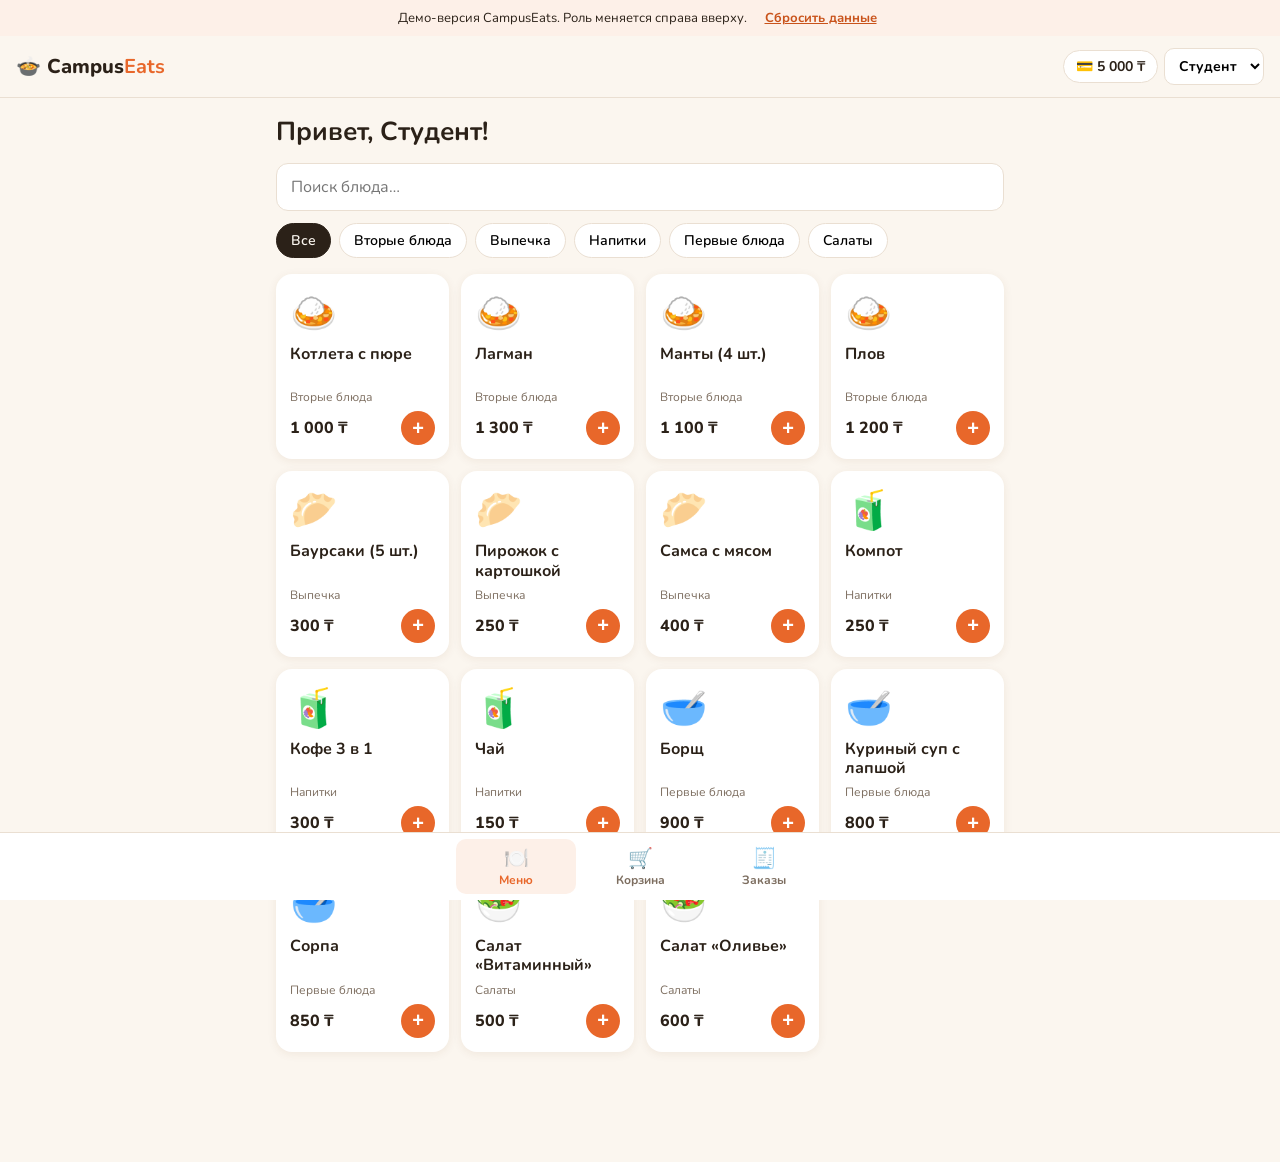
<file: index.html>
<!doctype html>
<html lang="ru">
<head>
<meta charset="utf-8">
<meta name="viewport" content="width=device-width, initial-scale=1, viewport-fit=cover">
<title>CampusEats</title>
<link rel="preconnect" href="https://fonts.googleapis.com">
<link href="https://fonts.googleapis.com/css2?family=Nunito:wght@400;600;700;800&display=swap" rel="stylesheet">
<style>
body{margin:0}

:root {
  --bg: #fbf6ef; --card: #ffffff; --text: #2b2118; --muted: #7d6e60;
  --accent: #e8672a; --accent-dark: #c9531b; --green: #2f9e5b; --line: #eadfd2;
  --soft: #f3e9de; --accent-soft: #fdf0e8; --track: #ece6df; --warn-bg: #fff7e6; --warn-line: #f5d79e;
  --on-accent: #ffffff; --error: #c0392b; --shadow: rgba(120, 70, 20, .08);
  --radius: 16px;
}
@media (prefers-color-scheme: dark) { :root:not([data-theme="light"]) {
  --bg: #1d1712; --card: #2a221b; --text: #f3e9df; --muted: #b3a493; --accent: #f07a3e; --accent-dark: #ff8c52;
  --green: #4cc27e; --line: #40352b; --soft: #382e25; --accent-soft: #3d2a1e; --track: #40352b;
  --warn-bg: #3a2f1a; --warn-line: #6b5524; --shadow: rgba(0,0,0,.3); --error: #ff8a7a; color-scheme: dark } }
:root[data-theme="dark"] {
  --bg: #1d1712; --card: #2a221b; --text: #f3e9df; --muted: #b3a493; --accent: #f07a3e; --accent-dark: #ff8c52;
  --green: #4cc27e; --line: #40352b; --soft: #382e25; --accent-soft: #3d2a1e; --track: #40352b;
  --warn-bg: #3a2f1a; --warn-line: #6b5524; --shadow: rgba(0,0,0,.3); --error: #ff8a7a; color-scheme: dark }

* { box-sizing: border-box; }
body {
  margin: 0;
  font-family: "Nunito", system-ui, sans-serif;
  background: var(--bg);
  color: var(--text);
}
h1 { font-size: 26px; margin: 8px 0 14px; }
h2 { font-size: 18px; margin: 24px 0 10px; }
.hidden { display: none !important; }
.muted { color: var(--muted); font-size: 14px; }
.error { color: var(--error); font-weight: 600; font-size: 14px; }

/* ---------- Кнопки и поля ---------- */
.btn {
  border: 0; border-radius: 12px; padding: 12px 18px;
  font: inherit; font-weight: 700; cursor: pointer;
  background: var(--soft); color: var(--text);
  transition: transform .08s, background .2s;
}
.btn:active { transform: scale(.97); }
.btn.primary { background: var(--accent); color: var(--on-accent); }
.btn.primary:hover { background: var(--accent-dark); }
.btn.small { padding: 7px 12px; font-size: 14px; }
.btn.wide { width: 100%; }
.btn:disabled { opacity: .5; cursor: default; }
input, select {
  width: 100%; padding: 12px 14px; margin-top: 6px;
  border: 1.5px solid var(--line); border-radius: 12px;
  font: inherit; background: var(--card);
}
input:focus, select:focus { outline: none; border-color: var(--accent); }
label { display: block; font-weight: 600; font-size: 14px; margin-bottom: 12px; }

/* ---------- Авторизация ---------- */
.auth { min-height: 100vh; display: grid; place-items: center; padding: 16px; }
.auth-card {
  width: 100%; max-width: 380px; background: var(--card);
  border-radius: 24px; padding: 28px 22px;
  box-shadow: 0 10px 40px var(--shadow);
}
.logo { font-size: 30px; font-weight: 800; white-space: nowrap; }
.logo b { color: var(--accent); }
.logo.small { font-size: 20px; }
.switch { display: flex; background: var(--soft); border-radius: 12px; padding: 4px; margin: 18px 0; }
.switch-btn { flex: 1; border: 0; background: none; padding: 9px; border-radius: 9px; font: inherit; font-weight: 700; cursor: pointer; color: var(--muted); }
.switch-btn.active { background: var(--card); color: var(--text); box-shadow: 0 1px 4px var(--shadow); }
.demo { margin-top: 16px; font-size: 13px; color: var(--muted); }
.demo summary { cursor: pointer; }

/* ---------- Шапка и навигация ---------- */
.topbar {
  position: sticky; top: env(safe-area-inset-top, 0px); z-index: 5;
  display: flex; justify-content: space-between; align-items: center;
  padding-block: 12px; padding-left: max(16px, env(safe-area-inset-left, 0px)); padding-right: max(16px, env(safe-area-inset-right, 0px)); background: var(--bg); border-bottom: 1px solid var(--line);
}
.user-box { display: flex; gap: 10px; align-items: center; }
.balance { white-space: nowrap; background: var(--card); border: 1px solid var(--line); border-radius: 20px; padding: 6px 12px; font-weight: 700; font-size: 14px; }
.icon-btn { border: 0; background: none; font-size: 20px; cursor: pointer; color: var(--muted); }
main { max-width: 760px; margin: 0 auto; padding-block: 8px 110px; padding-left: max(16px, env(safe-area-inset-left, 0px)); padding-right: max(16px, env(safe-area-inset-right, 0px)); }
.tabbar {
  position: fixed; bottom: 0; left: 0; right: 0;
  display: flex; justify-content: center; gap: 4px;
  background: var(--card); border-top: 1px solid var(--line); padding: 6px 8px calc(6px + env(safe-area-inset-bottom));
}
.tab {
  flex: 1; max-width: 120px; border: 0; background: none; cursor: pointer;
  font: inherit; font-size: 12px; font-weight: 700; color: var(--muted);
  padding: 6px 4px; border-radius: 10px; position: relative;
}
.tab .ico { display: block; font-size: 20px; }
.tab.active { color: var(--accent); background: var(--accent-soft); }
.badge {
  position: absolute; top: 2px; right: 22%; background: var(--accent); color: var(--on-accent);
  font-size: 11px; border-radius: 10px; padding: 1px 6px;
}

/* ---------- Меню ---------- */
.search { margin: 0 0 12px; }
.chips { display: flex; gap: 8px; overflow-x: auto; padding-bottom: 6px; margin-bottom: 10px; }
.chip {
  white-space: nowrap; border: 1.5px solid var(--line); background: var(--card);
  border-radius: 20px; padding: 7px 14px; font: inherit; font-weight: 600; font-size: 14px; cursor: pointer;
}
.chip.active { background: var(--text); color: var(--bg); border-color: var(--text); }
.grid { display: grid; grid-template-columns: repeat(auto-fill, minmax(160px, 1fr)); gap: 12px; }
.dish {
  background: var(--card); border-radius: var(--radius); padding: 14px;
  display: flex; flex-direction: column; gap: 6px;
  box-shadow: 0 2px 10px var(--shadow);
}
.dish .emoji { font-size: 38px; }
.dish .title { font-weight: 700; line-height: 1.2; min-height: 2.4em; }
.dish .cat { font-size: 12px; color: var(--muted); }
.dish .bottom { display: flex; justify-content: space-between; align-items: center; margin-top: auto; }
.dish .price { font-weight: 800; }
.dish.off { opacity: .5; }
.add-btn {
  width: 34px; height: 34px; border-radius: 50%; border: 0;
  background: var(--accent); color: var(--on-accent); font-size: 20px; font-weight: 800; cursor: pointer;
}
.add-btn:disabled { background: var(--track); cursor: default; }
.empty { text-align: center; color: var(--muted); padding: 40px 0; }

/* ---------- Корзина ---------- */
.cart-item {
  display: flex; align-items: center; gap: 12px; background: var(--card);
  border-radius: 14px; padding: 12px; margin-bottom: 8px;
}
.cart-item .name { flex: 1; font-weight: 700; }
.cart-item .name small { display: block; color: var(--muted); font-weight: 600; }
.qty { display: flex; align-items: center; gap: 8px; }
.qty button { width: 30px; height: 30px; border-radius: 50%; border: 1.5px solid var(--line); background: var(--card); font-weight: 800; cursor: pointer; }
.cart-footer { margin-top: 16px; background: var(--card); border-radius: var(--radius); padding: 16px; }
.total-row { display: flex; justify-content: space-between; font-size: 18px; margin: 4px 0 14px; }
.replace { background: var(--warn-bg); border: 1px solid var(--warn-line); border-radius: 12px; padding: 12px; margin-bottom: 12px; font-size: 14px; }
.replace .options { display: flex; flex-wrap: wrap; gap: 6px; margin-top: 8px; }

/* ---------- Заказы ---------- */
.order {
  background: var(--card); border-radius: var(--radius); padding: 14px 16px; margin-bottom: 10px;
  box-shadow: 0 2px 10px var(--shadow);
}
.order-head { display: flex; justify-content: space-between; align-items: center; gap: 8px; }
.order-head b { font-size: 17px; }
.order ul { margin: 8px 0; padding-left: 18px; font-size: 14px; }
.order .meta { font-size: 13px; color: var(--muted); }
.order .actions { display: flex; gap: 6px; flex-wrap: wrap; margin-top: 10px; }
.status { font-size: 12px; font-weight: 800; padding: 4px 10px; border-radius: 20px; white-space: nowrap; }
.status.new { background: #e8eefc; color: #3355aa; }
.status.cooking { background: #fff1d6; color: #a86a00; }
.status.ready { background: #dcf5e6; color: #23794a; }
.status.issued { background: var(--track); color: var(--muted); }
.steps { display: flex; gap: 4px; margin-top: 10px; }
.steps span { flex: 1; height: 5px; border-radius: 3px; background: var(--track); }
.steps span.done { background: var(--green); }

/* ---------- Админ ---------- */
.inline-form { display: flex; gap: 8px; flex-wrap: wrap; }
.inline-form input { flex: 1 1 140px; margin: 0; }
.admin-row {
  display: grid; grid-template-columns: 1fr 100px auto; gap: 8px; align-items: center;
  background: var(--card); border-radius: 12px; padding: 8px 12px; margin-bottom: 6px;
}
.admin-row input { margin: 0; padding: 7px 9px; }
.admin-row small { color: var(--muted); display: block; }
.toggle { display: flex; align-items: center; gap: 6px; font-size: 13px; margin: 0; white-space: nowrap; }
.toggle input { width: auto; margin: 0; }

/* ---------- Всплывашки ---------- */
.toast {
  position: fixed; left: 50%; bottom: 84px; transform: translateX(-50%);
  background: var(--text); color: var(--bg); padding: 12px 18px; border-radius: 12px;
  font-weight: 600; z-index: 20; max-width: calc(100% - 32px);
}
.modal { position: fixed; inset: 0; background: rgba(0,0,0,.45); display: grid; place-items: center; z-index: 30; padding: 16px; }
.modal-card { background: var(--card); border-radius: 20px; padding: 22px; width: 100%; max-width: 320px; text-align: center; }
#qr-box { display: flex; justify-content: center; margin: 12px 0; min-height: 200px; align-items: center; }

@media (max-width: 420px) {
  .admin-row { grid-template-columns: 1fr 80px; }
  .admin-row .toggle { grid-column: 1 / -1; }
}

/* ---------- Быстрый вход ---------- */
.quick-title { font-weight: 800; margin: 18px 0 8px; }
.quick { display: grid; grid-template-columns: repeat(3, 1fr); gap: 8px; }
.quick .btn { padding: 12px 6px; font-size: 14px; }
.or { display: flex; align-items: center; gap: 10px; color: var(--muted); font-size: 13px; margin: 18px 0 0; }
.or::before, .or::after { content: ""; flex: 1; height: 1px; background: var(--line); }

body::before { content: ""; position: fixed; inset: 0 0 auto; height: env(safe-area-inset-top, 0px); z-index: 10; background: var(--bg); }
.demo-bar { display: flex; flex-wrap: wrap; gap: 6px 12px; align-items: center; justify-content: center; background: var(--accent-soft); color: var(--text); font-size: 13px; padding-block: 8px; padding-left: max(16px, env(safe-area-inset-left, 0px)); padding-right: max(16px, env(safe-area-inset-right, 0px)); text-align: center; }
.demo-bar button { border: 0; background: none; color: var(--accent-dark); font: inherit; font-weight: 700; cursor: pointer; text-decoration: underline; }
:focus-visible { outline: 2px solid var(--accent); outline-offset: 2px; }
@media (prefers-reduced-motion: reduce) { * { transition: none !important; } }

.role-switch { width: auto; margin: 0; padding: 7px 10px; font-weight: 700; font-size: 14px; border-radius: 10px; }
.topbar { gap: 8px; }
.user-box { gap: 6px; }

</style>
</head>
<body>

  <div class="demo-bar"><span>Демо-версия CampusEats. Роль меняется справа вверху.</span><button id="demo-reset" type="button">Сбросить данные</button></div>
  <!-- ===== Экран авторизации ===== -->
  <section id="auth-screen" class="auth hidden">
    <div class="auth-card">
      <div class="logo">🍲 <span>Campus<b>Eats</b></span></div>
      <p class="muted">Заказ еды в столовой колледжа без очередей</p>

      <p class="quick-title">Быстрый вход</p>
      <div class="quick">
        <button type="button" class="btn primary" data-quick="student">🎓 Студент</button>
        <button type="button" class="btn" data-quick="cook">👨‍🍳 Повар</button>
        <button type="button" class="btn" data-quick="admin">⚙️ Админ</button>
      </div>
      <p class="or"><span>или своим аккаунтом</span></p>

      <div class="switch">
        <button class="switch-btn active" data-auth="login">Вход</button>
        <button class="switch-btn" data-auth="register">Регистрация</button>
      </div>

      <form id="auth-form" autocomplete="on">
        <label id="name-field" class="hidden">Имя и фамилия
          <input name="name" type="text" placeholder="Например, Айдана Серикова">
        </label>
        <label>Email
          <input name="email" type="email" required placeholder="student@campus.kz">
        </label>
        <label>Пароль
          <input name="password" type="password" required minlength="6" placeholder="Минимум 6 символов">
        </label>
        <p id="auth-error" class="error hidden"></p>
        <button type="submit" class="btn primary wide" id="auth-submit">Войти</button>
      </form>

      <details class="demo">
        <summary>Тестовые аккаунты</summary>
        <p>Студент: student@campus.kz / student123<br>
           Повар: cook@campus.kz / cook123<br>
           Админ: admin@campus.kz / admin123</p>
      </details>
    </div>
  </section>

  <!-- ===== Основное приложение ===== -->
  <div id="app" class="hidden">
    <header class="topbar">
      <div class="logo small">🍲 <span>Campus<b>Eats</b></span></div>
      <div class="user-box">
        <span id="balance" class="balance"></span>
        <select id="role-switch" class="role-switch" aria-label="Роль"><option value="1">Студент</option><option value="2">Повар</option><option value="3">Админ</option></select><button id="logout" hidden>Выйти</button>
      </div>
    </header>

    <main>
      <!-- Меню -->
      <section id="view-menu" class="view">
        <h1 id="hello">Меню</h1>
        <input id="search" class="search" type="search" placeholder="Поиск блюда…">
        <div id="categories" class="chips"></div>
        <div id="dishes" class="grid"></div>
      </section>

      <!-- Корзина -->
      <section id="view-cart" class="view hidden">
        <h1>Корзина</h1>
        <div id="cart-list"></div>
        <div id="cart-footer" class="cart-footer">
          <label>Когда заберёте?
            <select id="pickup">
              <option>После 1 пары (10:00)</option>
              <option selected>Большая перемена после 2 пары (11:40)</option>
              <option>После 3 пары (13:40)</option>
              <option>После 4 пары (15:20)</option>
            </select>
          </label>
          <div class="total-row"><span>Итого</span><b id="cart-total">0 ₸</b></div>
          <p id="order-error" class="error hidden"></p>
          <div id="replace-box" class="replace hidden"></div>
          <button id="checkout" class="btn primary wide">Оформить заказ</button>
        </div>
      </section>

      <!-- Мои заказы -->
      <section id="view-orders" class="view hidden">
        <h1>Мои заказы</h1>
        <div id="orders-list"></div>
      </section>

      <!-- Кухня (повар / админ) -->
      <section id="view-kitchen" class="view hidden">
        <h1>Заказы на кухне</h1>
        <p class="muted">Обновляется автоматически каждые 5 секунд</p>
        <div id="kitchen-list"></div>
      </section>

      <!-- Админ: меню и баланс -->
      <section id="view-admin" class="view hidden">
        <h1>Управление</h1>
        <h2>Пополнить баланс студента</h2>
        <form id="topup-form" class="inline-form">
          <input name="email" type="email" placeholder="Email студента" required>
          <input name="amount" type="number" min="1" step="1" placeholder="Сумма, ₸" required>
          <button class="btn primary">Пополнить</button>
        </form>
        <p id="topup-msg" class="muted"></p>

        <h2>Добавить блюдо</h2>
        <form id="dish-form" class="inline-form">
          <input name="title" placeholder="Название" required>
          <input name="price" type="number" min="1" placeholder="Цена, ₸" required>
          <input name="category" placeholder="Категория" required list="cat-list">
          <datalist id="cat-list"></datalist>
          <button class="btn primary">Добавить</button>
        </form>

        <h2>Меню</h2>
        <div id="admin-dishes"></div>
      </section>
    </main>

    <nav class="tabbar" id="tabbar"></nav>
  </div>

  <div id="toast" class="toast hidden"></div>

  <!-- Окно с QR-кодом -->
  <div id="qr-modal" class="modal hidden">
    <div class="modal-card">
      <h2 id="qr-title">Заказ</h2>
      <div id="qr-box"></div>
      <p class="muted">Покажите этот код на кассе при получении</p>
      <button class="btn wide" id="qr-close">Закрыть</button>
    </div>
  </div>

<script>
//---------------------------------------------------------------------
//
// QR Code Generator for JavaScript
//
// Copyright (c) 2009 Kazuhiko Arase
//
// URL: http://www.d-project.com/
//
// Licensed under the MIT license:
//  http://www.opensource.org/licenses/mit-license.php
//
// The word 'QR Code' is registered trademark of
// DENSO WAVE INCORPORATED
//  http://www.denso-wave.com/qrcode/faqpatent-e.html
//
//---------------------------------------------------------------------

var qrcode = function() {

  //---------------------------------------------------------------------
  // qrcode
  //---------------------------------------------------------------------

  /**
   * qrcode
   * @param typeNumber 1 to 40
   * @param errorCorrectionLevel 'L','M','Q','H'
   */
  var qrcode = function(typeNumber, errorCorrectionLevel) {

    var PAD0 = 0xEC;
    var PAD1 = 0x11;

    var _typeNumber = typeNumber;
    var _errorCorrectionLevel = QRErrorCorrectionLevel[errorCorrectionLevel];
    var _modules = null;
    var _moduleCount = 0;
    var _dataCache = null;
    var _dataList = [];

    var _this = {};

    var makeImpl = function(test, maskPattern) {

      _moduleCount = _typeNumber * 4 + 17;
      _modules = function(moduleCount) {
        var modules = new Array(moduleCount);
        for (var row = 0; row < moduleCount; row += 1) {
          modules[row] = new Array(moduleCount);
          for (var col = 0; col < moduleCount; col += 1) {
            modules[row][col] = null;
          }
        }
        return modules;
      }(_moduleCount);

      setupPositionProbePattern(0, 0);
      setupPositionProbePattern(_moduleCount - 7, 0);
      setupPositionProbePattern(0, _moduleCount - 7);
      setupPositionAdjustPattern();
      setupTimingPattern();
      setupTypeInfo(test, maskPattern);

      if (_typeNumber >= 7) {
        setupTypeNumber(test);
      }

      if (_dataCache == null) {
        _dataCache = createData(_typeNumber, _errorCorrectionLevel, _dataList);
      }

      mapData(_dataCache, maskPattern);
    };

    var setupPositionProbePattern = function(row, col) {

      for (var r = -1; r <= 7; r += 1) {

        if (row + r <= -1 || _moduleCount <= row + r) continue;

        for (var c = -1; c <= 7; c += 1) {

          if (col + c <= -1 || _moduleCount <= col + c) continue;

          if ( (0 <= r && r <= 6 && (c == 0 || c == 6) )
              || (0 <= c && c <= 6 && (r == 0 || r == 6) )
              || (2 <= r && r <= 4 && 2 <= c && c <= 4) ) {
            _modules[row + r][col + c] = true;
          } else {
            _modules[row + r][col + c] = false;
          }
        }
      }
    };

    var getBestMaskPattern = function() {

      var minLostPoint = 0;
      var pattern = 0;

      for (var i = 0; i < 8; i += 1) {

        makeImpl(true, i);

        var lostPoint = QRUtil.getLostPoint(_this);

        if (i == 0 || minLostPoint > lostPoint) {
          minLostPoint = lostPoint;
          pattern = i;
        }
      }

      return pattern;
    };

    var setupTimingPattern = function() {

      for (var r = 8; r < _moduleCount - 8; r += 1) {
        if (_modules[r][6] != null) {
          continue;
        }
        _modules[r][6] = (r % 2 == 0);
      }

      for (var c = 8; c < _moduleCount - 8; c += 1) {
        if (_modules[6][c] != null) {
          continue;
        }
        _modules[6][c] = (c % 2 == 0);
      }
    };

    var setupPositionAdjustPattern = function() {

      var pos = QRUtil.getPatternPosition(_typeNumber);

      for (var i = 0; i < pos.length; i += 1) {

        for (var j = 0; j < pos.length; j += 1) {

          var row = pos[i];
          var col = pos[j];

          if (_modules[row][col] != null) {
            continue;
          }

          for (var r = -2; r <= 2; r += 1) {

            for (var c = -2; c <= 2; c += 1) {

              if (r == -2 || r == 2 || c == -2 || c == 2
                  || (r == 0 && c == 0) ) {
                _modules[row + r][col + c] = true;
              } else {
                _modules[row + r][col + c] = false;
              }
            }
          }
        }
      }
    };

    var setupTypeNumber = function(test) {

      var bits = QRUtil.getBCHTypeNumber(_typeNumber);

      for (var i = 0; i < 18; i += 1) {
        var mod = (!test && ( (bits >> i) & 1) == 1);
        _modules[Math.floor(i / 3)][i % 3 + _moduleCount - 8 - 3] = mod;
      }

      for (var i = 0; i < 18; i += 1) {
        var mod = (!test && ( (bits >> i) & 1) == 1);
        _modules[i % 3 + _moduleCount - 8 - 3][Math.floor(i / 3)] = mod;
      }
    };

    var setupTypeInfo = function(test, maskPattern) {

      var data = (_errorCorrectionLevel << 3) | maskPattern;
      var bits = QRUtil.getBCHTypeInfo(data);

      // vertical
      for (var i = 0; i < 15; i += 1) {

        var mod = (!test && ( (bits >> i) & 1) == 1);

        if (i < 6) {
          _modules[i][8] = mod;
        } else if (i < 8) {
          _modules[i + 1][8] = mod;
        } else {
          _modules[_moduleCount - 15 + i][8] = mod;
        }
      }

      // horizontal
      for (var i = 0; i < 15; i += 1) {

        var mod = (!test && ( (bits >> i) & 1) == 1);

        if (i < 8) {
          _modules[8][_moduleCount - i - 1] = mod;
        } else if (i < 9) {
          _modules[8][15 - i - 1 + 1] = mod;
        } else {
          _modules[8][15 - i - 1] = mod;
        }
      }

      // fixed module
      _modules[_moduleCount - 8][8] = (!test);
    };

    var mapData = function(data, maskPattern) {

      var inc = -1;
      var row = _moduleCount - 1;
      var bitIndex = 7;
      var byteIndex = 0;
      var maskFunc = QRUtil.getMaskFunction(maskPattern);

      for (var col = _moduleCount - 1; col > 0; col -= 2) {

        if (col == 6) col -= 1;

        while (true) {

          for (var c = 0; c < 2; c += 1) {

            if (_modules[row][col - c] == null) {

              var dark = false;

              if (byteIndex < data.length) {
                dark = ( ( (data[byteIndex] >>> bitIndex) & 1) == 1);
              }

              var mask = maskFunc(row, col - c);

              if (mask) {
                dark = !dark;
              }

              _modules[row][col - c] = dark;
              bitIndex -= 1;

              if (bitIndex == -1) {
                byteIndex += 1;
                bitIndex = 7;
              }
            }
          }

          row += inc;

          if (row < 0 || _moduleCount <= row) {
            row -= inc;
            inc = -inc;
            break;
          }
        }
      }
    };

    var createBytes = function(buffer, rsBlocks) {

      var offset = 0;

      var maxDcCount = 0;
      var maxEcCount = 0;

      var dcdata = new Array(rsBlocks.length);
      var ecdata = new Array(rsBlocks.length);

      for (var r = 0; r < rsBlocks.length; r += 1) {

        var dcCount = rsBlocks[r].dataCount;
        var ecCount = rsBlocks[r].totalCount - dcCount;

        maxDcCount = Math.max(maxDcCount, dcCount);
        maxEcCount = Math.max(maxEcCount, ecCount);

        dcdata[r] = new Array(dcCount);

        for (var i = 0; i < dcdata[r].length; i += 1) {
          dcdata[r][i] = 0xff & buffer.getBuffer()[i + offset];
        }
        offset += dcCount;

        var rsPoly = QRUtil.getErrorCorrectPolynomial(ecCount);
        var rawPoly = qrPolynomial(dcdata[r], rsPoly.getLength() - 1);

        var modPoly = rawPoly.mod(rsPoly);
        ecdata[r] = new Array(rsPoly.getLength() - 1);
        for (var i = 0; i < ecdata[r].length; i += 1) {
          var modIndex = i + modPoly.getLength() - ecdata[r].length;
          ecdata[r][i] = (modIndex >= 0)? modPoly.getAt(modIndex) : 0;
        }
      }

      var totalCodeCount = 0;
      for (var i = 0; i < rsBlocks.length; i += 1) {
        totalCodeCount += rsBlocks[i].totalCount;
      }

      var data = new Array(totalCodeCount);
      var index = 0;

      for (var i = 0; i < maxDcCount; i += 1) {
        for (var r = 0; r < rsBlocks.length; r += 1) {
          if (i < dcdata[r].length) {
            data[index] = dcdata[r][i];
            index += 1;
          }
        }
      }

      for (var i = 0; i < maxEcCount; i += 1) {
        for (var r = 0; r < rsBlocks.length; r += 1) {
          if (i < ecdata[r].length) {
            data[index] = ecdata[r][i];
            index += 1;
          }
        }
      }

      return data;
    };

    var createData = function(typeNumber, errorCorrectionLevel, dataList) {

      var rsBlocks = QRRSBlock.getRSBlocks(typeNumber, errorCorrectionLevel);

      var buffer = qrBitBuffer();

      for (var i = 0; i < dataList.length; i += 1) {
        var data = dataList[i];
        buffer.put(data.getMode(), 4);
        buffer.put(data.getLength(), QRUtil.getLengthInBits(data.getMode(), typeNumber) );
        data.write(buffer);
      }

      // calc num max data.
      var totalDataCount = 0;
      for (var i = 0; i < rsBlocks.length; i += 1) {
        totalDataCount += rsBlocks[i].dataCount;
      }

      if (buffer.getLengthInBits() > totalDataCount * 8) {
        throw 'code length overflow. ('
          + buffer.getLengthInBits()
          + '>'
          + totalDataCount * 8
          + ')';
      }

      // end code
      if (buffer.getLengthInBits() + 4 <= totalDataCount * 8) {
        buffer.put(0, 4);
      }

      // padding
      while (buffer.getLengthInBits() % 8 != 0) {
        buffer.putBit(false);
      }

      // padding
      while (true) {

        if (buffer.getLengthInBits() >= totalDataCount * 8) {
          break;
        }
        buffer.put(PAD0, 8);

        if (buffer.getLengthInBits() >= totalDataCount * 8) {
          break;
        }
        buffer.put(PAD1, 8);
      }

      return createBytes(buffer, rsBlocks);
    };

    _this.addData = function(data, mode) {

      mode = mode || 'Byte';

      var newData = null;

      switch(mode) {
      case 'Numeric' :
        newData = qrNumber(data);
        break;
      case 'Alphanumeric' :
        newData = qrAlphaNum(data);
        break;
      case 'Byte' :
        newData = qr8BitByte(data);
        break;
      case 'Kanji' :
        newData = qrKanji(data);
        break;
      default :
        throw 'mode:' + mode;
      }

      _dataList.push(newData);
      _dataCache = null;
    };

    _this.isDark = function(row, col) {
      if (row < 0 || _moduleCount <= row || col < 0 || _moduleCount <= col) {
        throw row + ',' + col;
      }
      return _modules[row][col];
    };

    _this.getModuleCount = function() {
      return _moduleCount;
    };

    _this.make = function() {
      if (_typeNumber < 1) {
        var typeNumber = 1;

        for (; typeNumber < 40; typeNumber++) {
          var rsBlocks = QRRSBlock.getRSBlocks(typeNumber, _errorCorrectionLevel);
          var buffer = qrBitBuffer();

          for (var i = 0; i < _dataList.length; i++) {
            var data = _dataList[i];
            buffer.put(data.getMode(), 4);
            buffer.put(data.getLength(), QRUtil.getLengthInBits(data.getMode(), typeNumber) );
            data.write(buffer);
          }

          var totalDataCount = 0;
          for (var i = 0; i < rsBlocks.length; i++) {
            totalDataCount += rsBlocks[i].dataCount;
          }

          if (buffer.getLengthInBits() <= totalDataCount * 8) {
            break;
          }
        }

        _typeNumber = typeNumber;
      }

      makeImpl(false, getBestMaskPattern() );
    };

    _this.createTableTag = function(cellSize, margin) {

      cellSize = cellSize || 2;
      margin = (typeof margin == 'undefined')? cellSize * 4 : margin;

      var qrHtml = '';

      qrHtml += '<table style="';
      qrHtml += ' border-width: 0px; border-style: none;';
      qrHtml += ' border-collapse: collapse;';
      qrHtml += ' padding: 0px; margin: ' + margin + 'px;';
      qrHtml += '">';
      qrHtml += '<tbody>';

      for (var r = 0; r < _this.getModuleCount(); r += 1) {

        qrHtml += '<tr>';

        for (var c = 0; c < _this.getModuleCount(); c += 1) {
          qrHtml += '<td style="';
          qrHtml += ' border-width: 0px; border-style: none;';
          qrHtml += ' border-collapse: collapse;';
          qrHtml += ' padding: 0px; margin: 0px;';
          qrHtml += ' width: ' + cellSize + 'px;';
          qrHtml += ' height: ' + cellSize + 'px;';
          qrHtml += ' background-color: ';
          qrHtml += _this.isDark(r, c)? '#000000' : '#ffffff';
          qrHtml += ';';
          qrHtml += '"/>';
        }

        qrHtml += '</tr>';
      }

      qrHtml += '</tbody>';
      qrHtml += '</table>';

      return qrHtml;
    };

    _this.createSvgTag = function(cellSize, margin, alt, title) {

      var opts = {};
      if (typeof arguments[0] == 'object') {
        // Called by options.
        opts = arguments[0];
        // overwrite cellSize and margin.
        cellSize = opts.cellSize;
        margin = opts.margin;
        alt = opts.alt;
        title = opts.title;
      }

      cellSize = cellSize || 2;
      margin = (typeof margin == 'undefined')? cellSize * 4 : margin;

      // Compose alt property surrogate
      alt = (typeof alt === 'string') ? {text: alt} : alt || {};
      alt.text = alt.text || null;
      alt.id = (alt.text) ? alt.id || 'qrcode-description' : null;

      // Compose title property surrogate
      title = (typeof title === 'string') ? {text: title} : title || {};
      title.text = title.text || null;
      title.id = (title.text) ? title.id || 'qrcode-title' : null;

      var size = _this.getModuleCount() * cellSize + margin * 2;
      var c, mc, r, mr, qrSvg='', rect;

      rect = 'l' + cellSize + ',0 0,' + cellSize +
        ' -' + cellSize + ',0 0,-' + cellSize + 'z ';

      qrSvg += '<svg version="1.1" xmlns="http://www.w3.org/2000/svg"';
      qrSvg += !opts.scalable ? ' width="' + size + 'px" height="' + size + 'px"' : '';
      qrSvg += ' viewBox="0 0 ' + size + ' ' + size + '" ';
      qrSvg += ' preserveAspectRatio="xMinYMin meet"';
      qrSvg += (title.text || alt.text) ? ' role="img" aria-labelledby="' +
          escapeXml([title.id, alt.id].join(' ').trim() ) + '"' : '';
      qrSvg += '>';
      qrSvg += (title.text) ? '<title id="' + escapeXml(title.id) + '">' +
          escapeXml(title.text) + '</title>' : '';
      qrSvg += (alt.text) ? '<description id="' + escapeXml(alt.id) + '">' +
          escapeXml(alt.text) + '</description>' : '';
      qrSvg += '<rect width="100%" height="100%" fill="white" cx="0" cy="0"/>';
      qrSvg += '<path d="';

      for (r = 0; r < _this.getModuleCount(); r += 1) {
        mr = r * cellSize + margin;
        for (c = 0; c < _this.getModuleCount(); c += 1) {
          if (_this.isDark(r, c) ) {
            mc = c*cellSize+margin;
            qrSvg += 'M' + mc + ',' + mr + rect;
          }
        }
      }

      qrSvg += '" stroke="transparent" fill="black"/>';
      qrSvg += '</svg>';

      return qrSvg;
    };

    _this.createDataURL = function(cellSize, margin) {

      cellSize = cellSize || 2;
      margin = (typeof margin == 'undefined')? cellSize * 4 : margin;

      var size = _this.getModuleCount() * cellSize + margin * 2;
      var min = margin;
      var max = size - margin;

      return createDataURL(size, size, function(x, y) {
        if (min <= x && x < max && min <= y && y < max) {
          var c = Math.floor( (x - min) / cellSize);
          var r = Math.floor( (y - min) / cellSize);
          return _this.isDark(r, c)? 0 : 1;
        } else {
          return 1;
        }
      } );
    };

    _this.createImgTag = function(cellSize, margin, alt) {

      cellSize = cellSize || 2;
      margin = (typeof margin == 'undefined')? cellSize * 4 : margin;

      var size = _this.getModuleCount() * cellSize + margin * 2;

      var img = '';
      img += '<img';
      img += '\u0020src="';
      img += _this.createDataURL(cellSize, margin);
      img += '"';
      img += '\u0020width="';
      img += size;
      img += '"';
      img += '\u0020height="';
      img += size;
      img += '"';
      if (alt) {
        img += '\u0020alt="';
        img += escapeXml(alt);
        img += '"';
      }
      img += '/>';

      return img;
    };

    var escapeXml = function(s) {
      var escaped = '';
      for (var i = 0; i < s.length; i += 1) {
        var c = s.charAt(i);
        switch(c) {
        case '<': escaped += '&lt;'; break;
        case '>': escaped += '&gt;'; break;
        case '&': escaped += '&amp;'; break;
        case '"': escaped += '&quot;'; break;
        default : escaped += c; break;
        }
      }
      return escaped;
    };

    var _createHalfASCII = function(margin) {
      var cellSize = 1;
      margin = (typeof margin == 'undefined')? cellSize * 2 : margin;

      var size = _this.getModuleCount() * cellSize + margin * 2;
      var min = margin;
      var max = size - margin;

      var y, x, r1, r2, p;

      var blocks = {
        '██': '█',
        '█ ': '▀',
        ' █': '▄',
        '  ': ' '
      };

      var blocksLastLineNoMargin = {
        '██': '▀',
        '█ ': '▀',
        ' █': ' ',
        '  ': ' '
      };

      var ascii = '';
      for (y = 0; y < size; y += 2) {
        r1 = Math.floor((y - min) / cellSize);
        r2 = Math.floor((y + 1 - min) / cellSize);
        for (x = 0; x < size; x += 1) {
          p = '█';

          if (min <= x && x < max && min <= y && y < max && _this.isDark(r1, Math.floor((x - min) / cellSize))) {
            p = ' ';
          }

          if (min <= x && x < max && min <= y+1 && y+1 < max && _this.isDark(r2, Math.floor((x - min) / cellSize))) {
            p += ' ';
          }
          else {
            p += '█';
          }

          // Output 2 characters per pixel, to create full square. 1 character per pixels gives only half width of square.
          ascii += (margin < 1 && y+1 >= max) ? blocksLastLineNoMargin[p] : blocks[p];
        }

        ascii += '\n';
      }

      if (size % 2 && margin > 0) {
        return ascii.substring(0, ascii.length - size - 1) + Array(size+1).join('▀');
      }

      return ascii.substring(0, ascii.length-1);
    };

    _this.createASCII = function(cellSize, margin) {
      cellSize = cellSize || 1;

      if (cellSize < 2) {
        return _createHalfASCII(margin);
      }

      cellSize -= 1;
      margin = (typeof margin == 'undefined')? cellSize * 2 : margin;

      var size = _this.getModuleCount() * cellSize + margin * 2;
      var min = margin;
      var max = size - margin;

      var y, x, r, p;

      var white = Array(cellSize+1).join('██');
      var black = Array(cellSize+1).join('  ');

      var ascii = '';
      var line = '';
      for (y = 0; y < size; y += 1) {
        r = Math.floor( (y - min) / cellSize);
        line = '';
        for (x = 0; x < size; x += 1) {
          p = 1;

          if (min <= x && x < max && min <= y && y < max && _this.isDark(r, Math.floor((x - min) / cellSize))) {
            p = 0;
          }

          // Output 2 characters per pixel, to create full square. 1 character per pixels gives only half width of square.
          line += p ? white : black;
        }

        for (r = 0; r < cellSize; r += 1) {
          ascii += line + '\n';
        }
      }

      return ascii.substring(0, ascii.length-1);
    };

    _this.renderTo2dContext = function(context, cellSize) {
      cellSize = cellSize || 2;
      var length = _this.getModuleCount();
      for (var row = 0; row < length; row++) {
        for (var col = 0; col < length; col++) {
          context.fillStyle = _this.isDark(row, col) ? 'black' : 'white';
          context.fillRect(col * cellSize, row * cellSize, cellSize, cellSize);
        }
      }
    }

    return _this;
  };

  //---------------------------------------------------------------------
  // qrcode.stringToBytes
  //---------------------------------------------------------------------

  qrcode.stringToBytesFuncs = {
    'default' : function(s) {
      var bytes = [];
      for (var i = 0; i < s.length; i += 1) {
        var c = s.charCodeAt(i);
        bytes.push(c & 0xff);
      }
      return bytes;
    }
  };

  qrcode.stringToBytes = qrcode.stringToBytesFuncs['default'];

  //---------------------------------------------------------------------
  // qrcode.createStringToBytes
  //---------------------------------------------------------------------

  /**
   * @param unicodeData base64 string of byte array.
   * [16bit Unicode],[16bit Bytes], ...
   * @param numChars
   */
  qrcode.createStringToBytes = function(unicodeData, numChars) {

    // create conversion map.

    var unicodeMap = function() {

      var bin = base64DecodeInputStream(unicodeData);
      var read = function() {
        var b = bin.read();
        if (b == -1) throw 'eof';
        return b;
      };

      var count = 0;
      var unicodeMap = {};
      while (true) {
        var b0 = bin.read();
        if (b0 == -1) break;
        var b1 = read();
        var b2 = read();
        var b3 = read();
        var k = String.fromCharCode( (b0 << 8) | b1);
        var v = (b2 << 8) | b3;
        unicodeMap[k] = v;
        count += 1;
      }
      if (count != numChars) {
        throw count + ' != ' + numChars;
      }

      return unicodeMap;
    }();

    var unknownChar = '?'.charCodeAt(0);

    return function(s) {
      var bytes = [];
      for (var i = 0; i < s.length; i += 1) {
        var c = s.charCodeAt(i);
        if (c < 128) {
          bytes.push(c);
        } else {
          var b = unicodeMap[s.charAt(i)];
          if (typeof b == 'number') {
            if ( (b & 0xff) == b) {
              // 1byte
              bytes.push(b);
            } else {
              // 2bytes
              bytes.push(b >>> 8);
              bytes.push(b & 0xff);
            }
          } else {
            bytes.push(unknownChar);
          }
        }
      }
      return bytes;
    };
  };

  //---------------------------------------------------------------------
  // QRMode
  //---------------------------------------------------------------------

  var QRMode = {
    MODE_NUMBER :    1 << 0,
    MODE_ALPHA_NUM : 1 << 1,
    MODE_8BIT_BYTE : 1 << 2,
    MODE_KANJI :     1 << 3
  };

  //---------------------------------------------------------------------
  // QRErrorCorrectionLevel
  //---------------------------------------------------------------------

  var QRErrorCorrectionLevel = {
    L : 1,
    M : 0,
    Q : 3,
    H : 2
  };

  //---------------------------------------------------------------------
  // QRMaskPattern
  //---------------------------------------------------------------------

  var QRMaskPattern = {
    PATTERN000 : 0,
    PATTERN001 : 1,
    PATTERN010 : 2,
    PATTERN011 : 3,
    PATTERN100 : 4,
    PATTERN101 : 5,
    PATTERN110 : 6,
    PATTERN111 : 7
  };

  //---------------------------------------------------------------------
  // QRUtil
  //---------------------------------------------------------------------

  var QRUtil = function() {

    var PATTERN_POSITION_TABLE = [
      [],
      [6, 18],
      [6, 22],
      [6, 26],
      [6, 30],
      [6, 34],
      [6, 22, 38],
      [6, 24, 42],
      [6, 26, 46],
      [6, 28, 50],
      [6, 30, 54],
      [6, 32, 58],
      [6, 34, 62],
      [6, 26, 46, 66],
      [6, 26, 48, 70],
      [6, 26, 50, 74],
      [6, 30, 54, 78],
      [6, 30, 56, 82],
      [6, 30, 58, 86],
      [6, 34, 62, 90],
      [6, 28, 50, 72, 94],
      [6, 26, 50, 74, 98],
      [6, 30, 54, 78, 102],
      [6, 28, 54, 80, 106],
      [6, 32, 58, 84, 110],
      [6, 30, 58, 86, 114],
      [6, 34, 62, 90, 118],
      [6, 26, 50, 74, 98, 122],
      [6, 30, 54, 78, 102, 126],
      [6, 26, 52, 78, 104, 130],
      [6, 30, 56, 82, 108, 134],
      [6, 34, 60, 86, 112, 138],
      [6, 30, 58, 86, 114, 142],
      [6, 34, 62, 90, 118, 146],
      [6, 30, 54, 78, 102, 126, 150],
      [6, 24, 50, 76, 102, 128, 154],
      [6, 28, 54, 80, 106, 132, 158],
      [6, 32, 58, 84, 110, 136, 162],
      [6, 26, 54, 82, 110, 138, 166],
      [6, 30, 58, 86, 114, 142, 170]
    ];
    var G15 = (1 << 10) | (1 << 8) | (1 << 5) | (1 << 4) | (1 << 2) | (1 << 1) | (1 << 0);
    var G18 = (1 << 12) | (1 << 11) | (1 << 10) | (1 << 9) | (1 << 8) | (1 << 5) | (1 << 2) | (1 << 0);
    var G15_MASK = (1 << 14) | (1 << 12) | (1 << 10) | (1 << 4) | (1 << 1);

    var _this = {};

    var getBCHDigit = function(data) {
      var digit = 0;
      while (data != 0) {
        digit += 1;
        data >>>= 1;
      }
      return digit;
    };

    _this.getBCHTypeInfo = function(data) {
      var d = data << 10;
      while (getBCHDigit(d) - getBCHDigit(G15) >= 0) {
        d ^= (G15 << (getBCHDigit(d) - getBCHDigit(G15) ) );
      }
      return ( (data << 10) | d) ^ G15_MASK;
    };

    _this.getBCHTypeNumber = function(data) {
      var d = data << 12;
      while (getBCHDigit(d) - getBCHDigit(G18) >= 0) {
        d ^= (G18 << (getBCHDigit(d) - getBCHDigit(G18) ) );
      }
      return (data << 12) | d;
    };

    _this.getPatternPosition = function(typeNumber) {
      return PATTERN_POSITION_TABLE[typeNumber - 1];
    };

    _this.getMaskFunction = function(maskPattern) {

      switch (maskPattern) {

      case QRMaskPattern.PATTERN000 :
        return function(i, j) { return (i + j) % 2 == 0; };
      case QRMaskPattern.PATTERN001 :
        return function(i, j) { return i % 2 == 0; };
      case QRMaskPattern.PATTERN010 :
        return function(i, j) { return j % 3 == 0; };
      case QRMaskPattern.PATTERN011 :
        return function(i, j) { return (i + j) % 3 == 0; };
      case QRMaskPattern.PATTERN100 :
        return function(i, j) { return (Math.floor(i / 2) + Math.floor(j / 3) ) % 2 == 0; };
      case QRMaskPattern.PATTERN101 :
        return function(i, j) { return (i * j) % 2 + (i * j) % 3 == 0; };
      case QRMaskPattern.PATTERN110 :
        return function(i, j) { return ( (i * j) % 2 + (i * j) % 3) % 2 == 0; };
      case QRMaskPattern.PATTERN111 :
        return function(i, j) { return ( (i * j) % 3 + (i + j) % 2) % 2 == 0; };

      default :
        throw 'bad maskPattern:' + maskPattern;
      }
    };

    _this.getErrorCorrectPolynomial = function(errorCorrectLength) {
      var a = qrPolynomial([1], 0);
      for (var i = 0; i < errorCorrectLength; i += 1) {
        a = a.multiply(qrPolynomial([1, QRMath.gexp(i)], 0) );
      }
      return a;
    };

    _this.getLengthInBits = function(mode, type) {

      if (1 <= type && type < 10) {

        // 1 - 9

        switch(mode) {
        case QRMode.MODE_NUMBER    : return 10;
        case QRMode.MODE_ALPHA_NUM : return 9;
        case QRMode.MODE_8BIT_BYTE : return 8;
        case QRMode.MODE_KANJI     : return 8;
        default :
          throw 'mode:' + mode;
        }

      } else if (type < 27) {

        // 10 - 26

        switch(mode) {
        case QRMode.MODE_NUMBER    : return 12;
        case QRMode.MODE_ALPHA_NUM : return 11;
        case QRMode.MODE_8BIT_BYTE : return 16;
        case QRMode.MODE_KANJI     : return 10;
        default :
          throw 'mode:' + mode;
        }

      } else if (type < 41) {

        // 27 - 40

        switch(mode) {
        case QRMode.MODE_NUMBER    : return 14;
        case QRMode.MODE_ALPHA_NUM : return 13;
        case QRMode.MODE_8BIT_BYTE : return 16;
        case QRMode.MODE_KANJI     : return 12;
        default :
          throw 'mode:' + mode;
        }

      } else {
        throw 'type:' + type;
      }
    };

    _this.getLostPoint = function(qrcode) {

      var moduleCount = qrcode.getModuleCount();

      var lostPoint = 0;

      // LEVEL1

      for (var row = 0; row < moduleCount; row += 1) {
        for (var col = 0; col < moduleCount; col += 1) {

          var sameCount = 0;
          var dark = qrcode.isDark(row, col);

          for (var r = -1; r <= 1; r += 1) {

            if (row + r < 0 || moduleCount <= row + r) {
              continue;
            }

            for (var c = -1; c <= 1; c += 1) {

              if (col + c < 0 || moduleCount <= col + c) {
                continue;
              }

              if (r == 0 && c == 0) {
                continue;
              }

              if (dark == qrcode.isDark(row + r, col + c) ) {
                sameCount += 1;
              }
            }
          }

          if (sameCount > 5) {
            lostPoint += (3 + sameCount - 5);
          }
        }
      };

      // LEVEL2

      for (var row = 0; row < moduleCount - 1; row += 1) {
        for (var col = 0; col < moduleCount - 1; col += 1) {
          var count = 0;
          if (qrcode.isDark(row, col) ) count += 1;
          if (qrcode.isDark(row + 1, col) ) count += 1;
          if (qrcode.isDark(row, col + 1) ) count += 1;
          if (qrcode.isDark(row + 1, col + 1) ) count += 1;
          if (count == 0 || count == 4) {
            lostPoint += 3;
          }
        }
      }

      // LEVEL3

      for (var row = 0; row < moduleCount; row += 1) {
        for (var col = 0; col < moduleCount - 6; col += 1) {
          if (qrcode.isDark(row, col)
              && !qrcode.isDark(row, col + 1)
              &&  qrcode.isDark(row, col + 2)
              &&  qrcode.isDark(row, col + 3)
              &&  qrcode.isDark(row, col + 4)
              && !qrcode.isDark(row, col + 5)
              &&  qrcode.isDark(row, col + 6) ) {
            lostPoint += 40;
          }
        }
      }

      for (var col = 0; col < moduleCount; col += 1) {
        for (var row = 0; row < moduleCount - 6; row += 1) {
          if (qrcode.isDark(row, col)
              && !qrcode.isDark(row + 1, col)
              &&  qrcode.isDark(row + 2, col)
              &&  qrcode.isDark(row + 3, col)
              &&  qrcode.isDark(row + 4, col)
              && !qrcode.isDark(row + 5, col)
              &&  qrcode.isDark(row + 6, col) ) {
            lostPoint += 40;
          }
        }
      }

      // LEVEL4

      var darkCount = 0;

      for (var col = 0; col < moduleCount; col += 1) {
        for (var row = 0; row < moduleCount; row += 1) {
          if (qrcode.isDark(row, col) ) {
            darkCount += 1;
          }
        }
      }

      var ratio = Math.abs(100 * darkCount / moduleCount / moduleCount - 50) / 5;
      lostPoint += ratio * 10;

      return lostPoint;
    };

    return _this;
  }();

  //---------------------------------------------------------------------
  // QRMath
  //---------------------------------------------------------------------

  var QRMath = function() {

    var EXP_TABLE = new Array(256);
    var LOG_TABLE = new Array(256);

    // initialize tables
    for (var i = 0; i < 8; i += 1) {
      EXP_TABLE[i] = 1 << i;
    }
    for (var i = 8; i < 256; i += 1) {
      EXP_TABLE[i] = EXP_TABLE[i - 4]
        ^ EXP_TABLE[i - 5]
        ^ EXP_TABLE[i - 6]
        ^ EXP_TABLE[i - 8];
    }
    for (var i = 0; i < 255; i += 1) {
      LOG_TABLE[EXP_TABLE[i] ] = i;
    }

    var _this = {};

    _this.glog = function(n) {

      if (n < 1) {
        throw 'glog(' + n + ')';
      }

      return LOG_TABLE[n];
    };

    _this.gexp = function(n) {

      while (n < 0) {
        n += 255;
      }

      while (n >= 256) {
        n -= 255;
      }

      return EXP_TABLE[n];
    };

    return _this;
  }();

  //---------------------------------------------------------------------
  // qrPolynomial
  //---------------------------------------------------------------------

  function qrPolynomial(num, shift) {

    if (typeof num.length == 'undefined') {
      throw num.length + '/' + shift;
    }

    var _num = function() {
      var offset = 0;
      while (offset < num.length && num[offset] == 0) {
        offset += 1;
      }
      var _num = new Array(num.length - offset + shift);
      for (var i = 0; i < num.length - offset; i += 1) {
        _num[i] = num[i + offset];
      }
      return _num;
    }();

    var _this = {};

    _this.getAt = function(index) {
      return _num[index];
    };

    _this.getLength = function() {
      return _num.length;
    };

    _this.multiply = function(e) {

      var num = new Array(_this.getLength() + e.getLength() - 1);

      for (var i = 0; i < _this.getLength(); i += 1) {
        for (var j = 0; j < e.getLength(); j += 1) {
          num[i + j] ^= QRMath.gexp(QRMath.glog(_this.getAt(i) ) + QRMath.glog(e.getAt(j) ) );
        }
      }

      return qrPolynomial(num, 0);
    };

    _this.mod = function(e) {

      if (_this.getLength() - e.getLength() < 0) {
        return _this;
      }

      var ratio = QRMath.glog(_this.getAt(0) ) - QRMath.glog(e.getAt(0) );

      var num = new Array(_this.getLength() );
      for (var i = 0; i < _this.getLength(); i += 1) {
        num[i] = _this.getAt(i);
      }

      for (var i = 0; i < e.getLength(); i += 1) {
        num[i] ^= QRMath.gexp(QRMath.glog(e.getAt(i) ) + ratio);
      }

      // recursive call
      return qrPolynomial(num, 0).mod(e);
    };

    return _this;
  };

  //---------------------------------------------------------------------
  // QRRSBlock
  //---------------------------------------------------------------------

  var QRRSBlock = function() {

    var RS_BLOCK_TABLE = [

      // L
      // M
      // Q
      // H

      // 1
      [1, 26, 19],
      [1, 26, 16],
      [1, 26, 13],
      [1, 26, 9],

      // 2
      [1, 44, 34],
      [1, 44, 28],
      [1, 44, 22],
      [1, 44, 16],

      // 3
      [1, 70, 55],
      [1, 70, 44],
      [2, 35, 17],
      [2, 35, 13],

      // 4
      [1, 100, 80],
      [2, 50, 32],
      [2, 50, 24],
      [4, 25, 9],

      // 5
      [1, 134, 108],
      [2, 67, 43],
      [2, 33, 15, 2, 34, 16],
      [2, 33, 11, 2, 34, 12],

      // 6
      [2, 86, 68],
      [4, 43, 27],
      [4, 43, 19],
      [4, 43, 15],

      // 7
      [2, 98, 78],
      [4, 49, 31],
      [2, 32, 14, 4, 33, 15],
      [4, 39, 13, 1, 40, 14],

      // 8
      [2, 121, 97],
      [2, 60, 38, 2, 61, 39],
      [4, 40, 18, 2, 41, 19],
      [4, 40, 14, 2, 41, 15],

      // 9
      [2, 146, 116],
      [3, 58, 36, 2, 59, 37],
      [4, 36, 16, 4, 37, 17],
      [4, 36, 12, 4, 37, 13],

      // 10
      [2, 86, 68, 2, 87, 69],
      [4, 69, 43, 1, 70, 44],
      [6, 43, 19, 2, 44, 20],
      [6, 43, 15, 2, 44, 16],

      // 11
      [4, 101, 81],
      [1, 80, 50, 4, 81, 51],
      [4, 50, 22, 4, 51, 23],
      [3, 36, 12, 8, 37, 13],

      // 12
      [2, 116, 92, 2, 117, 93],
      [6, 58, 36, 2, 59, 37],
      [4, 46, 20, 6, 47, 21],
      [7, 42, 14, 4, 43, 15],

      // 13
      [4, 133, 107],
      [8, 59, 37, 1, 60, 38],
      [8, 44, 20, 4, 45, 21],
      [12, 33, 11, 4, 34, 12],

      // 14
      [3, 145, 115, 1, 146, 116],
      [4, 64, 40, 5, 65, 41],
      [11, 36, 16, 5, 37, 17],
      [11, 36, 12, 5, 37, 13],

      // 15
      [5, 109, 87, 1, 110, 88],
      [5, 65, 41, 5, 66, 42],
      [5, 54, 24, 7, 55, 25],
      [11, 36, 12, 7, 37, 13],

      // 16
      [5, 122, 98, 1, 123, 99],
      [7, 73, 45, 3, 74, 46],
      [15, 43, 19, 2, 44, 20],
      [3, 45, 15, 13, 46, 16],

      // 17
      [1, 135, 107, 5, 136, 108],
      [10, 74, 46, 1, 75, 47],
      [1, 50, 22, 15, 51, 23],
      [2, 42, 14, 17, 43, 15],

      // 18
      [5, 150, 120, 1, 151, 121],
      [9, 69, 43, 4, 70, 44],
      [17, 50, 22, 1, 51, 23],
      [2, 42, 14, 19, 43, 15],

      // 19
      [3, 141, 113, 4, 142, 114],
      [3, 70, 44, 11, 71, 45],
      [17, 47, 21, 4, 48, 22],
      [9, 39, 13, 16, 40, 14],

      // 20
      [3, 135, 107, 5, 136, 108],
      [3, 67, 41, 13, 68, 42],
      [15, 54, 24, 5, 55, 25],
      [15, 43, 15, 10, 44, 16],

      // 21
      [4, 144, 116, 4, 145, 117],
      [17, 68, 42],
      [17, 50, 22, 6, 51, 23],
      [19, 46, 16, 6, 47, 17],

      // 22
      [2, 139, 111, 7, 140, 112],
      [17, 74, 46],
      [7, 54, 24, 16, 55, 25],
      [34, 37, 13],

      // 23
      [4, 151, 121, 5, 152, 122],
      [4, 75, 47, 14, 76, 48],
      [11, 54, 24, 14, 55, 25],
      [16, 45, 15, 14, 46, 16],

      // 24
      [6, 147, 117, 4, 148, 118],
      [6, 73, 45, 14, 74, 46],
      [11, 54, 24, 16, 55, 25],
      [30, 46, 16, 2, 47, 17],

      // 25
      [8, 132, 106, 4, 133, 107],
      [8, 75, 47, 13, 76, 48],
      [7, 54, 24, 22, 55, 25],
      [22, 45, 15, 13, 46, 16],

      // 26
      [10, 142, 114, 2, 143, 115],
      [19, 74, 46, 4, 75, 47],
      [28, 50, 22, 6, 51, 23],
      [33, 46, 16, 4, 47, 17],

      // 27
      [8, 152, 122, 4, 153, 123],
      [22, 73, 45, 3, 74, 46],
      [8, 53, 23, 26, 54, 24],
      [12, 45, 15, 28, 46, 16],

      // 28
      [3, 147, 117, 10, 148, 118],
      [3, 73, 45, 23, 74, 46],
      [4, 54, 24, 31, 55, 25],
      [11, 45, 15, 31, 46, 16],

      // 29
      [7, 146, 116, 7, 147, 117],
      [21, 73, 45, 7, 74, 46],
      [1, 53, 23, 37, 54, 24],
      [19, 45, 15, 26, 46, 16],

      // 30
      [5, 145, 115, 10, 146, 116],
      [19, 75, 47, 10, 76, 48],
      [15, 54, 24, 25, 55, 25],
      [23, 45, 15, 25, 46, 16],

      // 31
      [13, 145, 115, 3, 146, 116],
      [2, 74, 46, 29, 75, 47],
      [42, 54, 24, 1, 55, 25],
      [23, 45, 15, 28, 46, 16],

      // 32
      [17, 145, 115],
      [10, 74, 46, 23, 75, 47],
      [10, 54, 24, 35, 55, 25],
      [19, 45, 15, 35, 46, 16],

      // 33
      [17, 145, 115, 1, 146, 116],
      [14, 74, 46, 21, 75, 47],
      [29, 54, 24, 19, 55, 25],
      [11, 45, 15, 46, 46, 16],

      // 34
      [13, 145, 115, 6, 146, 116],
      [14, 74, 46, 23, 75, 47],
      [44, 54, 24, 7, 55, 25],
      [59, 46, 16, 1, 47, 17],

      // 35
      [12, 151, 121, 7, 152, 122],
      [12, 75, 47, 26, 76, 48],
      [39, 54, 24, 14, 55, 25],
      [22, 45, 15, 41, 46, 16],

      // 36
      [6, 151, 121, 14, 152, 122],
      [6, 75, 47, 34, 76, 48],
      [46, 54, 24, 10, 55, 25],
      [2, 45, 15, 64, 46, 16],

      // 37
      [17, 152, 122, 4, 153, 123],
      [29, 74, 46, 14, 75, 47],
      [49, 54, 24, 10, 55, 25],
      [24, 45, 15, 46, 46, 16],

      // 38
      [4, 152, 122, 18, 153, 123],
      [13, 74, 46, 32, 75, 47],
      [48, 54, 24, 14, 55, 25],
      [42, 45, 15, 32, 46, 16],

      // 39
      [20, 147, 117, 4, 148, 118],
      [40, 75, 47, 7, 76, 48],
      [43, 54, 24, 22, 55, 25],
      [10, 45, 15, 67, 46, 16],

      // 40
      [19, 148, 118, 6, 149, 119],
      [18, 75, 47, 31, 76, 48],
      [34, 54, 24, 34, 55, 25],
      [20, 45, 15, 61, 46, 16]
    ];

    var qrRSBlock = function(totalCount, dataCount) {
      var _this = {};
      _this.totalCount = totalCount;
      _this.dataCount = dataCount;
      return _this;
    };

    var _this = {};

    var getRsBlockTable = function(typeNumber, errorCorrectionLevel) {

      switch(errorCorrectionLevel) {
      case QRErrorCorrectionLevel.L :
        return RS_BLOCK_TABLE[(typeNumber - 1) * 4 + 0];
      case QRErrorCorrectionLevel.M :
        return RS_BLOCK_TABLE[(typeNumber - 1) * 4 + 1];
      case QRErrorCorrectionLevel.Q :
        return RS_BLOCK_TABLE[(typeNumber - 1) * 4 + 2];
      case QRErrorCorrectionLevel.H :
        return RS_BLOCK_TABLE[(typeNumber - 1) * 4 + 3];
      default :
        return undefined;
      }
    };

    _this.getRSBlocks = function(typeNumber, errorCorrectionLevel) {

      var rsBlock = getRsBlockTable(typeNumber, errorCorrectionLevel);

      if (typeof rsBlock == 'undefined') {
        throw 'bad rs block @ typeNumber:' + typeNumber +
            '/errorCorrectionLevel:' + errorCorrectionLevel;
      }

      var length = rsBlock.length / 3;

      var list = [];

      for (var i = 0; i < length; i += 1) {

        var count = rsBlock[i * 3 + 0];
        var totalCount = rsBlock[i * 3 + 1];
        var dataCount = rsBlock[i * 3 + 2];

        for (var j = 0; j < count; j += 1) {
          list.push(qrRSBlock(totalCount, dataCount) );
        }
      }

      return list;
    };

    return _this;
  }();

  //---------------------------------------------------------------------
  // qrBitBuffer
  //---------------------------------------------------------------------

  var qrBitBuffer = function() {

    var _buffer = [];
    var _length = 0;

    var _this = {};

    _this.getBuffer = function() {
      return _buffer;
    };

    _this.getAt = function(index) {
      var bufIndex = Math.floor(index / 8);
      return ( (_buffer[bufIndex] >>> (7 - index % 8) ) & 1) == 1;
    };

    _this.put = function(num, length) {
      for (var i = 0; i < length; i += 1) {
        _this.putBit( ( (num >>> (length - i - 1) ) & 1) == 1);
      }
    };

    _this.getLengthInBits = function() {
      return _length;
    };

    _this.putBit = function(bit) {

      var bufIndex = Math.floor(_length / 8);
      if (_buffer.length <= bufIndex) {
        _buffer.push(0);
      }

      if (bit) {
        _buffer[bufIndex] |= (0x80 >>> (_length % 8) );
      }

      _length += 1;
    };

    return _this;
  };

  //---------------------------------------------------------------------
  // qrNumber
  //---------------------------------------------------------------------

  var qrNumber = function(data) {

    var _mode = QRMode.MODE_NUMBER;
    var _data = data;

    var _this = {};

    _this.getMode = function() {
      return _mode;
    };

    _this.getLength = function(buffer) {
      return _data.length;
    };

    _this.write = function(buffer) {

      var data = _data;

      var i = 0;

      while (i + 2 < data.length) {
        buffer.put(strToNum(data.substring(i, i + 3) ), 10);
        i += 3;
      }

      if (i < data.length) {
        if (data.length - i == 1) {
          buffer.put(strToNum(data.substring(i, i + 1) ), 4);
        } else if (data.length - i == 2) {
          buffer.put(strToNum(data.substring(i, i + 2) ), 7);
        }
      }
    };

    var strToNum = function(s) {
      var num = 0;
      for (var i = 0; i < s.length; i += 1) {
        num = num * 10 + chatToNum(s.charAt(i) );
      }
      return num;
    };

    var chatToNum = function(c) {
      if ('0' <= c && c <= '9') {
        return c.charCodeAt(0) - '0'.charCodeAt(0);
      }
      throw 'illegal char :' + c;
    };

    return _this;
  };

  //---------------------------------------------------------------------
  // qrAlphaNum
  //---------------------------------------------------------------------

  var qrAlphaNum = function(data) {

    var _mode = QRMode.MODE_ALPHA_NUM;
    var _data = data;

    var _this = {};

    _this.getMode = function() {
      return _mode;
    };

    _this.getLength = function(buffer) {
      return _data.length;
    };

    _this.write = function(buffer) {

      var s = _data;

      var i = 0;

      while (i + 1 < s.length) {
        buffer.put(
          getCode(s.charAt(i) ) * 45 +
          getCode(s.charAt(i + 1) ), 11);
        i += 2;
      }

      if (i < s.length) {
        buffer.put(getCode(s.charAt(i) ), 6);
      }
    };

    var getCode = function(c) {

      if ('0' <= c && c <= '9') {
        return c.charCodeAt(0) - '0'.charCodeAt(0);
      } else if ('A' <= c && c <= 'Z') {
        return c.charCodeAt(0) - 'A'.charCodeAt(0) + 10;
      } else {
        switch (c) {
        case ' ' : return 36;
        case '$' : return 37;
        case '%' : return 38;
        case '*' : return 39;
        case '+' : return 40;
        case '-' : return 41;
        case '.' : return 42;
        case '/' : return 43;
        case ':' : return 44;
        default :
          throw 'illegal char :' + c;
        }
      }
    };

    return _this;
  };

  //---------------------------------------------------------------------
  // qr8BitByte
  //---------------------------------------------------------------------

  var qr8BitByte = function(data) {

    var _mode = QRMode.MODE_8BIT_BYTE;
    var _data = data;
    var _bytes = qrcode.stringToBytes(data);

    var _this = {};

    _this.getMode = function() {
      return _mode;
    };

    _this.getLength = function(buffer) {
      return _bytes.length;
    };

    _this.write = function(buffer) {
      for (var i = 0; i < _bytes.length; i += 1) {
        buffer.put(_bytes[i], 8);
      }
    };

    return _this;
  };

  //---------------------------------------------------------------------
  // qrKanji
  //---------------------------------------------------------------------

  var qrKanji = function(data) {

    var _mode = QRMode.MODE_KANJI;
    var _data = data;

    var stringToBytes = qrcode.stringToBytesFuncs['SJIS'];
    if (!stringToBytes) {
      throw 'sjis not supported.';
    }
    !function(c, code) {
      // self test for sjis support.
      var test = stringToBytes(c);
      if (test.length != 2 || ( (test[0] << 8) | test[1]) != code) {
        throw 'sjis not supported.';
      }
    }('\u53cb', 0x9746);

    var _bytes = stringToBytes(data);

    var _this = {};

    _this.getMode = function() {
      return _mode;
    };

    _this.getLength = function(buffer) {
      return ~~(_bytes.length / 2);
    };

    _this.write = function(buffer) {

      var data = _bytes;

      var i = 0;

      while (i + 1 < data.length) {

        var c = ( (0xff & data[i]) << 8) | (0xff & data[i + 1]);

        if (0x8140 <= c && c <= 0x9FFC) {
          c -= 0x8140;
        } else if (0xE040 <= c && c <= 0xEBBF) {
          c -= 0xC140;
        } else {
          throw 'illegal char at ' + (i + 1) + '/' + c;
        }

        c = ( (c >>> 8) & 0xff) * 0xC0 + (c & 0xff);

        buffer.put(c, 13);

        i += 2;
      }

      if (i < data.length) {
        throw 'illegal char at ' + (i + 1);
      }
    };

    return _this;
  };

  //=====================================================================
  // GIF Support etc.
  //

  //---------------------------------------------------------------------
  // byteArrayOutputStream
  //---------------------------------------------------------------------

  var byteArrayOutputStream = function() {

    var _bytes = [];

    var _this = {};

    _this.writeByte = function(b) {
      _bytes.push(b & 0xff);
    };

    _this.writeShort = function(i) {
      _this.writeByte(i);
      _this.writeByte(i >>> 8);
    };

    _this.writeBytes = function(b, off, len) {
      off = off || 0;
      len = len || b.length;
      for (var i = 0; i < len; i += 1) {
        _this.writeByte(b[i + off]);
      }
    };

    _this.writeString = function(s) {
      for (var i = 0; i < s.length; i += 1) {
        _this.writeByte(s.charCodeAt(i) );
      }
    };

    _this.toByteArray = function() {
      return _bytes;
    };

    _this.toString = function() {
      var s = '';
      s += '[';
      for (var i = 0; i < _bytes.length; i += 1) {
        if (i > 0) {
          s += ',';
        }
        s += _bytes[i];
      }
      s += ']';
      return s;
    };

    return _this;
  };

  //---------------------------------------------------------------------
  // base64EncodeOutputStream
  //---------------------------------------------------------------------

  var base64EncodeOutputStream = function() {

    var _buffer = 0;
    var _buflen = 0;
    var _length = 0;
    var _base64 = '';

    var _this = {};

    var writeEncoded = function(b) {
      _base64 += String.fromCharCode(encode(b & 0x3f) );
    };

    var encode = function(n) {
      if (n < 0) {
        // error.
      } else if (n < 26) {
        return 0x41 + n;
      } else if (n < 52) {
        return 0x61 + (n - 26);
      } else if (n < 62) {
        return 0x30 + (n - 52);
      } else if (n == 62) {
        return 0x2b;
      } else if (n == 63) {
        return 0x2f;
      }
      throw 'n:' + n;
    };

    _this.writeByte = function(n) {

      _buffer = (_buffer << 8) | (n & 0xff);
      _buflen += 8;
      _length += 1;

      while (_buflen >= 6) {
        writeEncoded(_buffer >>> (_buflen - 6) );
        _buflen -= 6;
      }
    };

    _this.flush = function() {

      if (_buflen > 0) {
        writeEncoded(_buffer << (6 - _buflen) );
        _buffer = 0;
        _buflen = 0;
      }

      if (_length % 3 != 0) {
        // padding
        var padlen = 3 - _length % 3;
        for (var i = 0; i < padlen; i += 1) {
          _base64 += '=';
        }
      }
    };

    _this.toString = function() {
      return _base64;
    };

    return _this;
  };

  //---------------------------------------------------------------------
  // base64DecodeInputStream
  //---------------------------------------------------------------------

  var base64DecodeInputStream = function(str) {

    var _str = str;
    var _pos = 0;
    var _buffer = 0;
    var _buflen = 0;

    var _this = {};

    _this.read = function() {

      while (_buflen < 8) {

        if (_pos >= _str.length) {
          if (_buflen == 0) {
            return -1;
          }
          throw 'unexpected end of file./' + _buflen;
        }

        var c = _str.charAt(_pos);
        _pos += 1;

        if (c == '=') {
          _buflen = 0;
          return -1;
        } else if (c.match(/^\s$/) ) {
          // ignore if whitespace.
          continue;
        }

        _buffer = (_buffer << 6) | decode(c.charCodeAt(0) );
        _buflen += 6;
      }

      var n = (_buffer >>> (_buflen - 8) ) & 0xff;
      _buflen -= 8;
      return n;
    };

    var decode = function(c) {
      if (0x41 <= c && c <= 0x5a) {
        return c - 0x41;
      } else if (0x61 <= c && c <= 0x7a) {
        return c - 0x61 + 26;
      } else if (0x30 <= c && c <= 0x39) {
        return c - 0x30 + 52;
      } else if (c == 0x2b) {
        return 62;
      } else if (c == 0x2f) {
        return 63;
      } else {
        throw 'c:' + c;
      }
    };

    return _this;
  };

  //---------------------------------------------------------------------
  // gifImage (B/W)
  //---------------------------------------------------------------------

  var gifImage = function(width, height) {

    var _width = width;
    var _height = height;
    var _data = new Array(width * height);

    var _this = {};

    _this.setPixel = function(x, y, pixel) {
      _data[y * _width + x] = pixel;
    };

    _this.write = function(out) {

      //---------------------------------
      // GIF Signature

      out.writeString('GIF87a');

      //---------------------------------
      // Screen Descriptor

      out.writeShort(_width);
      out.writeShort(_height);

      out.writeByte(0x80); // 2bit
      out.writeByte(0);
      out.writeByte(0);

      //---------------------------------
      // Global Color Map

      // black
      out.writeByte(0x00);
      out.writeByte(0x00);
      out.writeByte(0x00);

      // white
      out.writeByte(0xff);
      out.writeByte(0xff);
      out.writeByte(0xff);

      //---------------------------------
      // Image Descriptor

      out.writeString(',');
      out.writeShort(0);
      out.writeShort(0);
      out.writeShort(_width);
      out.writeShort(_height);
      out.writeByte(0);

      //---------------------------------
      // Local Color Map

      //---------------------------------
      // Raster Data

      var lzwMinCodeSize = 2;
      var raster = getLZWRaster(lzwMinCodeSize);

      out.writeByte(lzwMinCodeSize);

      var offset = 0;

      while (raster.length - offset > 255) {
        out.writeByte(255);
        out.writeBytes(raster, offset, 255);
        offset += 255;
      }

      out.writeByte(raster.length - offset);
      out.writeBytes(raster, offset, raster.length - offset);
      out.writeByte(0x00);

      //---------------------------------
      // GIF Terminator
      out.writeString(';');
    };

    var bitOutputStream = function(out) {

      var _out = out;
      var _bitLength = 0;
      var _bitBuffer = 0;

      var _this = {};

      _this.write = function(data, length) {

        if ( (data >>> length) != 0) {
          throw 'length over';
        }

        while (_bitLength + length >= 8) {
          _out.writeByte(0xff & ( (data << _bitLength) | _bitBuffer) );
          length -= (8 - _bitLength);
          data >>>= (8 - _bitLength);
          _bitBuffer = 0;
          _bitLength = 0;
        }

        _bitBuffer = (data << _bitLength) | _bitBuffer;
        _bitLength = _bitLength + length;
      };

      _this.flush = function() {
        if (_bitLength > 0) {
          _out.writeByte(_bitBuffer);
        }
      };

      return _this;
    };

    var getLZWRaster = function(lzwMinCodeSize) {

      var clearCode = 1 << lzwMinCodeSize;
      var endCode = (1 << lzwMinCodeSize) + 1;
      var bitLength = lzwMinCodeSize + 1;

      // Setup LZWTable
      var table = lzwTable();

      for (var i = 0; i < clearCode; i += 1) {
        table.add(String.fromCharCode(i) );
      }
      table.add(String.fromCharCode(clearCode) );
      table.add(String.fromCharCode(endCode) );

      var byteOut = byteArrayOutputStream();
      var bitOut = bitOutputStream(byteOut);

      // clear code
      bitOut.write(clearCode, bitLength);

      var dataIndex = 0;

      var s = String.fromCharCode(_data[dataIndex]);
      dataIndex += 1;

      while (dataIndex < _data.length) {

        var c = String.fromCharCode(_data[dataIndex]);
        dataIndex += 1;

        if (table.contains(s + c) ) {

          s = s + c;

        } else {

          bitOut.write(table.indexOf(s), bitLength);

          if (table.size() < 0xfff) {

            if (table.size() == (1 << bitLength) ) {
              bitLength += 1;
            }

            table.add(s + c);
          }

          s = c;
        }
      }

      bitOut.write(table.indexOf(s), bitLength);

      // end code
      bitOut.write(endCode, bitLength);

      bitOut.flush();

      return byteOut.toByteArray();
    };

    var lzwTable = function() {

      var _map = {};
      var _size = 0;

      var _this = {};

      _this.add = function(key) {
        if (_this.contains(key) ) {
          throw 'dup key:' + key;
        }
        _map[key] = _size;
        _size += 1;
      };

      _this.size = function() {
        return _size;
      };

      _this.indexOf = function(key) {
        return _map[key];
      };

      _this.contains = function(key) {
        return typeof _map[key] != 'undefined';
      };

      return _this;
    };

    return _this;
  };

  var createDataURL = function(width, height, getPixel) {
    var gif = gifImage(width, height);
    for (var y = 0; y < height; y += 1) {
      for (var x = 0; x < width; x += 1) {
        gif.setPixel(x, y, getPixel(x, y) );
      }
    }

    var b = byteArrayOutputStream();
    gif.write(b);

    var base64 = base64EncodeOutputStream();
    var bytes = b.toByteArray();
    for (var i = 0; i < bytes.length; i += 1) {
      base64.writeByte(bytes[i]);
    }
    base64.flush();

    return 'data:image/gif;base64,' + base64;
  };

  //---------------------------------------------------------------------
  // returns qrcode function.

  return qrcode;
}();

// multibyte support
!function() {

  qrcode.stringToBytesFuncs['UTF-8'] = function(s) {
    // http://stackoverflow.com/questions/18729405/how-to-convert-utf8-string-to-byte-array
    function toUTF8Array(str) {
      var utf8 = [];
      for (var i=0; i < str.length; i++) {
        var charcode = str.charCodeAt(i);
        if (charcode < 0x80) utf8.push(charcode);
        else if (charcode < 0x800) {
          utf8.push(0xc0 | (charcode >> 6),
              0x80 | (charcode & 0x3f));
        }
        else if (charcode < 0xd800 || charcode >= 0xe000) {
          utf8.push(0xe0 | (charcode >> 12),
              0x80 | ((charcode>>6) & 0x3f),
              0x80 | (charcode & 0x3f));
        }
        // surrogate pair
        else {
          i++;
          // UTF-16 encodes 0x10000-0x10FFFF by
          // subtracting 0x10000 and splitting the
          // 20 bits of 0x0-0xFFFFF into two halves
          charcode = 0x10000 + (((charcode & 0x3ff)<<10)
            | (str.charCodeAt(i) & 0x3ff));
          utf8.push(0xf0 | (charcode >>18),
              0x80 | ((charcode>>12) & 0x3f),
              0x80 | ((charcode>>6) & 0x3f),
              0x80 | (charcode & 0x3f));
        }
      }
      return utf8;
    }
    return toUTF8Array(s);
  };

}();

(function (factory) {
  if (typeof define === 'function' && define.amd) {
      define([], factory);
  } else if (typeof exports === 'object') {
      module.exports = factory();
  }
}(function () {
    return qrcode;
}));

</script>
<script>
// Демо-сервер: повторяет REST API CampusEats прямо в браузере (данные в localStorage)
const MockServer = (() => {
  const KEY = "ce_demo_db_v1";
  const MENU = [
    ["Борщ", 900, "Первые блюда"], ["Сорпа", 850, "Первые блюда"], ["Куриный суп с лапшой", 800, "Первые блюда"],
    ["Плов", 1200, "Вторые блюда"], ["Лагман", 1300, "Вторые блюда"], ["Манты (4 шт.)", 1100, "Вторые блюда"],
    ["Котлета с пюре", 1000, "Вторые блюда"], ["Салат «Витаминный»", 500, "Салаты"], ["Салат «Оливье»", 600, "Салаты"],
    ["Самса с мясом", 400, "Выпечка"], ["Пирожок с картошкой", 250, "Выпечка"], ["Баурсаки (5 шт.)", 300, "Выпечка"],
    ["Чай", 150, "Напитки"], ["Компот", 250, "Напитки"], ["Кофе 3 в 1", 300, "Напитки"],
  ];
  const hash = (s) => { let h = 5381; for (const c of s) h = ((h << 5) + h + c.charCodeAt(0)) | 0; return "h" + (h >>> 0).toString(16); };

  function fresh() {
    return {
      users: [
        { id: 1, name: "Студент Тестовый", email: "student@campus.kz", password_hash: hash("student123"), role: "student", balance: 5000 },
        { id: 2, name: "Повар Столовой", email: "cook@campus.kz", password_hash: hash("cook123"), role: "cook", balance: 0 },
        { id: 3, name: "Администратор", email: "admin@campus.kz", password_hash: hash("admin123"), role: "admin", balance: 0 },
      ],
      dishes: MENU.map(([title, price, category], i) => ({ id: i + 1, title, price, category, is_available: true })),
      orders: [],
      seq: { users: 3, dishes: MENU.length, orders: 0 },
    };
  }
  let db;
  try { db = JSON.parse(localStorage.getItem(KEY)) || fresh(); } catch { db = fresh(); }
  const persist = () => { try { localStorage.setItem(KEY, JSON.stringify(db)); } catch { /* без хранилища — данные живут до перезагрузки */ } };

  const ok = (data, status = 200) => ({ status, data });
  const fail = (status, detail) => ({ status, data: { detail } });
  const pub = (u) => ({ id: u.id, name: u.name, email: u.email, role: u.role, balance: u.balance });
  const token = (u) => "demo." + u.id;
  const orderOut = (o) => ({
    ...o,
    user_name: db.users.find((u) => u.id === o.user_id)?.name || "—",
    items: o.items.map((i) => ({ ...i, title: db.dishes.find((d) => d.id === i.dish_id)?.title || "—" })),
  });
  const sortDishes = (a, b) => a.category.localeCompare(b.category) || a.title.localeCompare(b.title);

  function handle(method, url, body, auth) {
    const [path, qs] = url.split("?");
    const params = new URLSearchParams(qs || "");
    const user = auth ? db.users.find((u) => "demo." + u.id === auth) : null;
    const need = (...roles) => {
      if (!user) return fail(401, "Нужно войти в систему");
      if (roles.length && !roles.includes(user.role)) return fail(403, "Недостаточно прав");
      return null;
    };
    let m, e;

    if (method === "POST" && path === "/api/auth/register") {
      const email = String(body.email || "").trim().toLowerCase();
      if (String(body.name || "").trim().length < 2 || String(body.password || "").length < 6) return fail(422, "Проверьте поля");
      if (db.users.some((u) => u.email === email)) return fail(409, "Пользователь с таким email уже есть");
      const u = { id: ++db.seq.users, name: body.name.trim(), email, password_hash: hash(body.password), role: "student", balance: 0 };
      db.users.push(u); persist();
      return ok({ token: token(u), user: pub(u) }, 201);
    }
    if (method === "POST" && path === "/api/auth/login") {
      const u = db.users.find((x) => x.email === String(body.email || "").trim().toLowerCase());
      if (!u || u.password_hash !== hash(String(body.password || ""))) return fail(401, "Неверный email или пароль");
      return ok({ token: token(u), user: pub(u) });
    }
    if (method === "GET" && path === "/api/me") return need() || ok(pub(user));

    if (method === "GET" && path === "/api/dishes") {
      const c = params.get("category");
      return ok(db.dishes.filter((d) => !c || d.category === c).sort(sortDishes));
    }
    if (method === "POST" && path === "/api/dishes") {
      if ((e = need("admin"))) return e;
      const d = { id: ++db.seq.dishes, title: body.title, price: Number(body.price), category: body.category, is_available: true };
      db.dishes.push(d); persist(); return ok(d, 201);
    }
    if (method === "PATCH" && (m = path.match(/^\/api\/dishes\/(\d+)$/))) {
      if ((e = need("cook", "admin"))) return e;
      const d = db.dishes.find((x) => x.id === Number(m[1]));
      if (!d) return fail(404, "Блюдо не найдено");
      Object.assign(d, body); persist(); return ok(d);
    }

    if (method === "POST" && path === "/api/orders") {
      if ((e = need())) return e;
      let total = 0; const items = []; const unavailable = [];
      for (const ci of body.items || []) {
        const d = db.dishes.find((x) => x.id === ci.dish_id);
        if (!d) return fail(404, `Блюдо #${ci.dish_id} не найдено`);
        if (!d.is_available) { unavailable.push({ id: d.id, title: d.title, category: d.category }); continue; }
        total += d.price * ci.quantity;
        items.push({ dish_id: d.id, quantity: ci.quantity, price: d.price });
      }
      if (unavailable.length) return fail(409, { message: "Некоторые блюда закончились", unavailable });
      if (user.balance < total) return fail(402, { message: "Недостаточно средств на балансе", balance: user.balance, total });
      user.balance -= total;
      const o = { id: ++db.seq.orders, user_id: user.id, status: "new", pickup_time: body.pickup_time, total_amount: total, created_at: new Date().toISOString(), items };
      db.orders.push(o); persist(); return ok(orderOut(o), 201);
    }
    if (method === "GET" && path === "/api/orders/my") {
      return need() || ok(db.orders.filter((o) => o.user_id === user.id).sort((a, b) => b.id - a.id).map(orderOut));
    }
    if (method === "GET" && path === "/api/orders") {
      if ((e = need("cook", "admin"))) return e;
      return ok(db.orders.filter((o) => o.status !== "issued").sort((a, b) => a.pickup_time.localeCompare(b.pickup_time) || a.id - b.id).map(orderOut));
    }
    if (method === "PATCH" && (m = path.match(/^\/api\/orders\/(\d+)\/status$/))) {
      if ((e = need("cook", "admin"))) return e;
      if (!["new", "cooking", "ready", "issued"].includes(body.status)) return fail(400, "Неизвестный статус");
      const o = db.orders.find((x) => x.id === Number(m[1]));
      if (!o) return fail(404, "Заказ не найден");
      o.status = body.status; persist(); return ok(orderOut(o));
    }
    if (method === "POST" && path === "/api/admin/topup") {
      if ((e = need("admin"))) return e;
      const u = db.users.find((x) => x.email === String(body.email || "").trim().toLowerCase());
      if (!u) return fail(404, "Пользователь не найден");
      u.balance += Number(body.amount); persist(); return ok(pub(u));
    }
    return fail(404, "Нет такого адреса API");
  }

  return {
    request(method, url, body, auth) {
      // перечитываем данные перед каждым запросом: так вкладки студента и повара видят одни заказы
      try { const saved = JSON.parse(localStorage.getItem(KEY)); if (saved) db = saved; } catch {}
      // небольшая задержка, как у настоящей сети
      return new Promise((resolve) => setTimeout(() => resolve(handle(method, url, body || {}, auth)), 120));
    },
    reset() { db = fresh(); persist(); },
  };
})();

</script>
<script>
// CampusEats — клиентская часть. Общается с сервером через REST API (/api/...).

const STATUS_NAMES = { new: "Принят", cooking: "Готовится", ready: "Готов к выдаче", issued: "Выдан" };
const STATUS_ORDER = ["new", "cooking", "ready", "issued"];
const EMOJI = { "Первые блюда": "🥣", "Вторые блюда": "🍛", "Салаты": "🥗", "Выпечка": "🥟", "Напитки": "🧃" };

const state = {
  token: load("ce_token"),
  user: null,
  dishes: [],
  category: "Все",
  search: "",
  cart: load("ce_cart") || {},   // { dishId: количество }
  view: "menu",
  timer: null,
};

// ---------- Вспомогательные функции ----------

function load(key) {
  try { return JSON.parse(localStorage.getItem(key)); } catch { return null; }
}
function save(key, value) {
  try { localStorage.setItem(key, JSON.stringify(value)); } catch { /* хранилище недоступно */ }
}
const $ = (sel) => document.querySelector(sel);
const money = (n) => Number(n).toLocaleString("ru-RU") + " ₸";
const esc = (s) => String(s).replace(/[&<>"']/g, (c) => ({ "&": "&amp;", "<": "&lt;", ">": "&gt;", '"': "&quot;", "'": "&#39;" }[c]));

function toast(text) {
  const t = $("#toast");
  t.textContent = text;
  t.classList.remove("hidden");
  clearTimeout(toast.timer);
  toast.timer = setTimeout(() => t.classList.add("hidden"), 2600);
}

// HTTP-клиент: сам подставляет JWT в заголовок Authorization
async function api(path, options = {}) {
  const res = await MockServer.request(options.method || "GET", path, options.body, state.token);
  const data = res.data;
  if (res.status === 401 && state.token) logout();
  if (res.status >= 400) {
    const err = new Error(typeof data?.detail === "string" ? data.detail : data?.detail?.message || "Ошибка сервера");
    err.status = res.status;
    err.detail = data?.detail;
    throw err;
  }
  return data;
}

// ---------- Авторизация ----------

let authMode = "login";
document.querySelectorAll("[data-auth]").forEach((btn) =>
  btn.addEventListener("click", () => {
    authMode = btn.dataset.auth;
    document.querySelectorAll("[data-auth]").forEach((b) => b.classList.toggle("active", b === btn));
    $("#name-field").classList.toggle("hidden", authMode === "login");
    $("#auth-submit").textContent = authMode === "login" ? "Войти" : "Создать аккаунт";
    $("#auth-error").classList.add("hidden");
  })
);

async function authenticate(mode, body) {
  try {
    const data = await api("/api/auth/" + mode, { method: "POST", body });
    state.token = data.token;
    save("ce_token", data.token);
    state.user = data.user;
    startApp();
  } catch (err) {
    const box = $("#auth-error");
    box.textContent = err.status === 422 ? "Проверьте поля: имя от 2 символов, пароль от 6" : err.message;
    box.classList.remove("hidden");
  }
}

$("#auth-form").addEventListener("submit", (e) => {
  e.preventDefault();
  const form = new FormData(e.target);
  const body = { email: form.get("email"), password: form.get("password") };
  if (authMode === "register") body.name = form.get("name");
  authenticate(authMode, body);
});

// Быстрый вход тестовыми аккаунтами — без ввода email и пароля
const QUICK = {
  student: { email: "student@campus.kz", password: "student123" },
  cook: { email: "cook@campus.kz", password: "cook123" },
  admin: { email: "admin@campus.kz", password: "admin123" },
};
document.querySelectorAll("[data-quick]").forEach((b) =>
  b.addEventListener("click", () => authenticate("login", QUICK[b.dataset.quick]))
);

function logout() {
  return useRole("1");
  state.token = null;
  state.user = null;
  try { localStorage.removeItem("ce_token"); } catch {}
  clearInterval(state.timer);
  $("#app").classList.add("hidden");
  $("#auth-screen").classList.remove("hidden");
}
$("#logout").addEventListener("click", logout);

// ---------- Навигация ----------

function tabsForRole(role) {
  const tabs = [
    ["menu", "🍽️", "Меню"],
    ["cart", "🛒", "Корзина"],
    ["orders", "🧾", "Заказы"],
  ];
  if (role === "cook" || role === "admin") tabs.push(["kitchen", "👨‍🍳", "Кухня"]);
  if (role === "admin") tabs.push(["admin", "⚙️", "Управление"]);
  return tabs;
}

function renderTabs() {
  const count = Object.values(state.cart).reduce((a, b) => a + b, 0);
  $("#tabbar").innerHTML = tabsForRole(state.user.role)
    .map(([id, ico, name]) => `
      <button class="tab ${state.view === id ? "active" : ""}" data-view="${id}">
        <span class="ico">${ico}</span>${name}
        ${id === "cart" && count ? `<span class="badge">${count}</span>` : ""}
      </button>`)
    .join("");
  document.querySelectorAll(".tab").forEach((t) => t.addEventListener("click", () => show(t.dataset.view)));
}

function show(view) {
  state.view = view;
  document.querySelectorAll(".view").forEach((v) => v.classList.add("hidden"));
  $("#view-" + view).classList.remove("hidden");
  renderTabs();
  clearInterval(state.timer);
  if (view === "menu") loadDishes();
  if (view === "cart") renderCart();
  if (view === "orders") { loadMyOrders(); state.timer = setInterval(loadMyOrders, 2000); }
  if (view === "kitchen") { lastNewIds = null; loadKitchen(); state.timer = setInterval(loadKitchen, 2000); }
  if (view === "admin") loadAdmin();
}

async function refreshUser() {
  state.user = await api("/api/me");
  $("#balance").textContent = "💳 " + money(state.user.balance);
}

async function startApp() {
  $("#auth-screen").classList.add("hidden");
  $("#app").classList.remove("hidden");
  await refreshUser();
  $("#hello").textContent = "Привет, " + state.user.name.split(" ")[0] + "!";
  show(state.user.role === "cook" ? "kitchen" : "menu");
}

// ---------- Меню ----------

async function loadDishes() {
  state.dishes = await api("/api/dishes");
  renderMenu();
}

function renderMenu() {
  const cats = ["Все", ...new Set(state.dishes.map((d) => d.category))];
  $("#categories").innerHTML = cats
    .map((c) => `<button class="chip ${c === state.category ? "active" : ""}" data-cat="${esc(c)}">${esc(c)}</button>`)
    .join("");
  document.querySelectorAll(".chip").forEach((c) =>
    c.addEventListener("click", () => { state.category = c.dataset.cat; renderMenu(); })
  );

  const q = state.search.trim().toLowerCase();
  const list = state.dishes.filter((d) =>
    (state.category === "Все" || d.category === state.category) && d.title.toLowerCase().includes(q)
  );
  $("#dishes").innerHTML = list.length
    ? list.map((d) => `
      <div class="dish ${d.is_available ? "" : "off"}">
        <div class="emoji">${EMOJI[d.category] || "🍴"}</div>
        <div class="title">${esc(d.title)}</div>
        <div class="cat">${d.is_available ? esc(d.category) : "Закончилось"}</div>
        <div class="bottom">
          <span class="price">${money(d.price)}</span>
          <button class="add-btn" data-add="${d.id}" ${d.is_available ? "" : "disabled"} title="В корзину">+</button>
        </div>
      </div>`).join("")
    : `<p class="empty">Ничего не найдено</p>`;
  document.querySelectorAll("[data-add]").forEach((b) =>
    b.addEventListener("click", () => addToCart(Number(b.dataset.add)))
  );
}

$("#search").addEventListener("input", (e) => { state.search = e.target.value; renderMenu(); });

// ---------- Корзина ----------

function addToCart(id, qty = 1) {
  state.cart[id] = (state.cart[id] || 0) + qty;
  save("ce_cart", state.cart);
  renderTabs();
  const dish = state.dishes.find((d) => d.id === id);
  if (dish) toast("Добавлено: " + dish.title);
}

function changeQty(id, delta) {
  state.cart[id] = (state.cart[id] || 0) + delta;
  if (state.cart[id] <= 0) delete state.cart[id];
  save("ce_cart", state.cart);
  renderCart();
  renderTabs();
}

async function renderCart() {
  if (!state.dishes.length) state.dishes = await api("/api/dishes");
  const ids = Object.keys(state.cart).map(Number);
  // убираем из корзины блюда, которых больше нет в меню
  ids.forEach((id) => { if (!state.dishes.find((d) => d.id === id)) delete state.cart[id]; });

  const items = Object.entries(state.cart).map(([id, qty]) => ({ dish: state.dishes.find((d) => d.id === Number(id)), qty }));
  $("#cart-footer").classList.toggle("hidden", items.length === 0);
  $("#cart-list").innerHTML = items.length
    ? items.map(({ dish, qty }) => `
      <div class="cart-item">
        <span style="font-size:28px">${EMOJI[dish.category] || "🍴"}</span>
        <div class="name">${esc(dish.title)}<small>${money(dish.price)} × ${qty}</small></div>
        <div class="qty">
          <button data-dec="${dish.id}">−</button><b>${qty}</b><button data-inc="${dish.id}">+</button>
        </div>
      </div>`).join("")
    : `<p class="empty">Корзина пуста — загляните в меню 🙂</p>`;
  document.querySelectorAll("[data-dec]").forEach((b) => b.addEventListener("click", () => changeQty(Number(b.dataset.dec), -1)));
  document.querySelectorAll("[data-inc]").forEach((b) => b.addEventListener("click", () => changeQty(Number(b.dataset.inc), 1)));

  const total = items.reduce((sum, { dish, qty }) => sum + dish.price * qty, 0);
  $("#cart-total").textContent = money(total);
}

$("#checkout").addEventListener("click", async () => {
  const btn = $("#checkout");
  const errBox = $("#order-error");
  const replaceBox = $("#replace-box");
  errBox.classList.add("hidden");
  replaceBox.classList.add("hidden");
  btn.disabled = true;
  try {
    const items = Object.entries(state.cart).map(([dish_id, quantity]) => ({ dish_id: Number(dish_id), quantity }));
    const order = await api("/api/orders", { method: "POST", body: { items, pickup_time: $("#pickup").value } });
    state.cart = {};
    save("ce_cart", state.cart);
    await refreshUser();
    show("orders");
    showQr(order);
  } catch (err) {
    errBox.textContent = err.message;
    errBox.classList.remove("hidden");
    if (err.status === 409) offerReplacement(err.detail.unavailable);
    if (err.status === 402) errBox.textContent += `: нужно ${money(err.detail.total)}, на счёте ${money(err.detail.balance)}`;
  } finally {
    btn.disabled = false;
  }
});

// Exception flow 5.1: блюдо закончилось — предлагаем замену из той же категории
async function offerReplacement(unavailable) {
  state.dishes = await api("/api/dishes");
  const box = $("#replace-box");
  box.innerHTML = unavailable.map((u) => {
    const options = state.dishes.filter((d) => d.category === u.category && d.is_available);
    return `<div><b>«${esc(u.title)}»</b> закончилось.
      ${options.length ? "Заменить на:" : "Замены в этой категории нет."}
      <div class="options">
        ${options.map((o) => `<button class="btn small" data-replace="${u.id}" data-with="${o.id}">${esc(o.title)} · ${money(o.price)}</button>`).join("")}
        <button class="btn small" data-remove="${u.id}">Убрать из заказа</button>
      </div></div>`;
  }).join("<hr>");
  box.classList.remove("hidden");
  box.querySelectorAll("[data-replace]").forEach((b) => b.addEventListener("click", () => {
    const qty = state.cart[b.dataset.replace];
    delete state.cart[b.dataset.replace];
    state.cart[b.dataset.with] = (state.cart[b.dataset.with] || 0) + qty;
    save("ce_cart", state.cart);
    box.classList.add("hidden");
    $("#order-error").classList.add("hidden");
    renderCart(); renderTabs();
  }));
  box.querySelectorAll("[data-remove]").forEach((b) => b.addEventListener("click", () => {
    delete state.cart[b.dataset.remove];
    save("ce_cart", state.cart);
    box.classList.add("hidden");
    $("#order-error").classList.add("hidden");
    renderCart(); renderTabs();
  }));
}

// ---------- Мои заказы ----------

function orderCard(o, staff = false) {
  const step = STATUS_ORDER.indexOf(o.status);
  const time = new Date(o.created_at).toLocaleTimeString("ru-RU", { hour: "2-digit", minute: "2-digit" });
  const next = STATUS_ORDER[step + 1];
  return `
    <div class="order">
      <div class="order-head">
        <b>Заказ №${o.id}${staff ? " · " + esc(o.user_name) : ""}</b>
        <span class="status ${o.status}">${STATUS_NAMES[o.status]}</span>
      </div>
      <ul>${o.items.map((i) => `<li>${esc(i.title)} × ${i.quantity}</li>`).join("")}</ul>
      <div class="meta">🕒 ${esc(o.pickup_time)} · оформлен в ${time} · ${money(o.total_amount)}</div>
      ${staff ? "" : `<div class="steps">${STATUS_ORDER.map((_, i) => `<span class="${i <= step ? "done" : ""}"></span>`).join("")}</div>`}
      <div class="actions">
        ${!staff && o.status !== "issued" ? `<button class="btn small" data-qr="${o.id}">Показать QR-код</button>` : ""}
        ${staff && next ? `<button class="btn small primary" data-next="${o.id}" data-status="${next}">→ ${STATUS_NAMES[next]}</button>` : ""}
      </div>
    </div>`;
}

let myOrders = [];
async function loadMyOrders() {
  myOrders = await api("/api/orders/my");
  $("#orders-list").innerHTML = myOrders.length
    ? myOrders.map((o) => orderCard(o)).join("")
    : `<p class="empty">Заказов пока нет</p>`;
  document.querySelectorAll("[data-qr]").forEach((b) =>
    b.addEventListener("click", () => showQr(myOrders.find((o) => o.id === Number(b.dataset.qr))))
  );
}

function showQr(order) {
  $("#qr-title").textContent = "Заказ №" + order.id;
  const box = $("#qr-box");
  box.innerHTML = "";
  const text = `CAMPUSEATS-ORDER-${order.id}`;
  // QR-код рисуется локальной библиотекой qrcode.js (без интернета)
  const qr = qrcode(0, "M");
  qr.addData(text);
  qr.make();
  box.innerHTML = qr.createSvgTag({ cellSize: 6, margin: 2 });
  $("#qr-modal").classList.remove("hidden");
}
$("#qr-close").addEventListener("click", () => $("#qr-modal").classList.add("hidden"));

// ---------- Кухня ----------

let lastNewIds = null;
async function loadKitchen() {
  const orders = await api("/api/orders");
  const newIds = orders.filter((o) => o.status === "new").map((o) => o.id);
  if (lastNewIds && newIds.some((id) => !lastNewIds.includes(id))) toast("🔔 Новый заказ!");
  lastNewIds = newIds;
  $("#kitchen-list").innerHTML = orders.length
    ? orders.map((o) => orderCard(o, true)).join("")
    : `<p class="empty">Активных заказов нет</p>`;
  document.querySelectorAll("[data-next]").forEach((b) =>
    b.addEventListener("click", async () => {
      await api(`/api/orders/${b.dataset.next}/status`, { method: "PATCH", body: { status: b.dataset.status } });
      toast(`Заказ №${b.dataset.next}: ${STATUS_NAMES[b.dataset.status]}`);
      loadKitchen();
    })
  );
}

// ---------- Управление (админ) ----------

async function loadAdmin() {
  state.dishes = await api("/api/dishes");
  $("#cat-list").innerHTML = [...new Set(state.dishes.map((d) => d.category))].map((c) => `<option value="${esc(c)}">`).join("");
  $("#admin-dishes").innerHTML = state.dishes.map((d) => `
    <div class="admin-row">
      <div>${esc(d.title)}<small>${esc(d.category)}</small></div>
      <input type="number" min="1" value="${d.price}" data-price="${d.id}" title="Цена, ₸">
      <label class="toggle"><input type="checkbox" data-avail="${d.id}" ${d.is_available ? "checked" : ""}> в наличии</label>
    </div>`).join("");
  document.querySelectorAll("[data-price]").forEach((inp) => inp.addEventListener("change", async () => {
    await api("/api/dishes/" + inp.dataset.price, { method: "PATCH", body: { price: Number(inp.value) } });
    toast("Цена обновлена");
  }));
  document.querySelectorAll("[data-avail]").forEach((cb) => cb.addEventListener("change", async () => {
    await api("/api/dishes/" + cb.dataset.avail, { method: "PATCH", body: { is_available: cb.checked } });
    toast(cb.checked ? "Блюдо снова в наличии" : "Блюдо отмечено как закончившееся");
  }));
}

$("#topup-form").addEventListener("submit", async (e) => {
  e.preventDefault();
  const f = new FormData(e.target);
  try {
    const u = await api("/api/admin/topup", { method: "POST", body: { email: f.get("email"), amount: Number(f.get("amount")) } });
    $("#topup-msg").textContent = `Готово: баланс ${u.name} — ${money(u.balance)}`;
    e.target.reset();
    if (u.id === state.user.id) refreshUser();
  } catch (err) {
    $("#topup-msg").textContent = err.message;
  }
});

$("#dish-form").addEventListener("submit", async (e) => {
  e.preventDefault();
  const f = new FormData(e.target);
  try {
    await api("/api/dishes", { method: "POST", body: { title: f.get("title"), price: Number(f.get("price")), category: f.get("category") } });
    e.target.reset();
    toast("Блюдо добавлено");
    loadAdmin();
  } catch (err) {
    toast(err.message);
  }
});

// ---------- Старт ----------

function useRole(id) {
  try { localStorage.setItem("ce_role", id); } catch {}
  document.getElementById("role-switch").value = id;
  state.token = "demo." + id;
  return startApp();
}
(async function init() {
  let role = "1";
  try { role = localStorage.getItem("ce_role") || "1"; } catch {}
  await useRole(role);
})();

document.getElementById("role-switch").addEventListener("change", (e) => useRole(e.target.value));
document.getElementById("demo-reset").addEventListener("click", () => {
  MockServer.reset();
  state.cart = {}; save("ce_cart", {});
  useRole("1");
  toast("Демо-данные сброшены");
});

</script>
</body>
</html>
</file>
